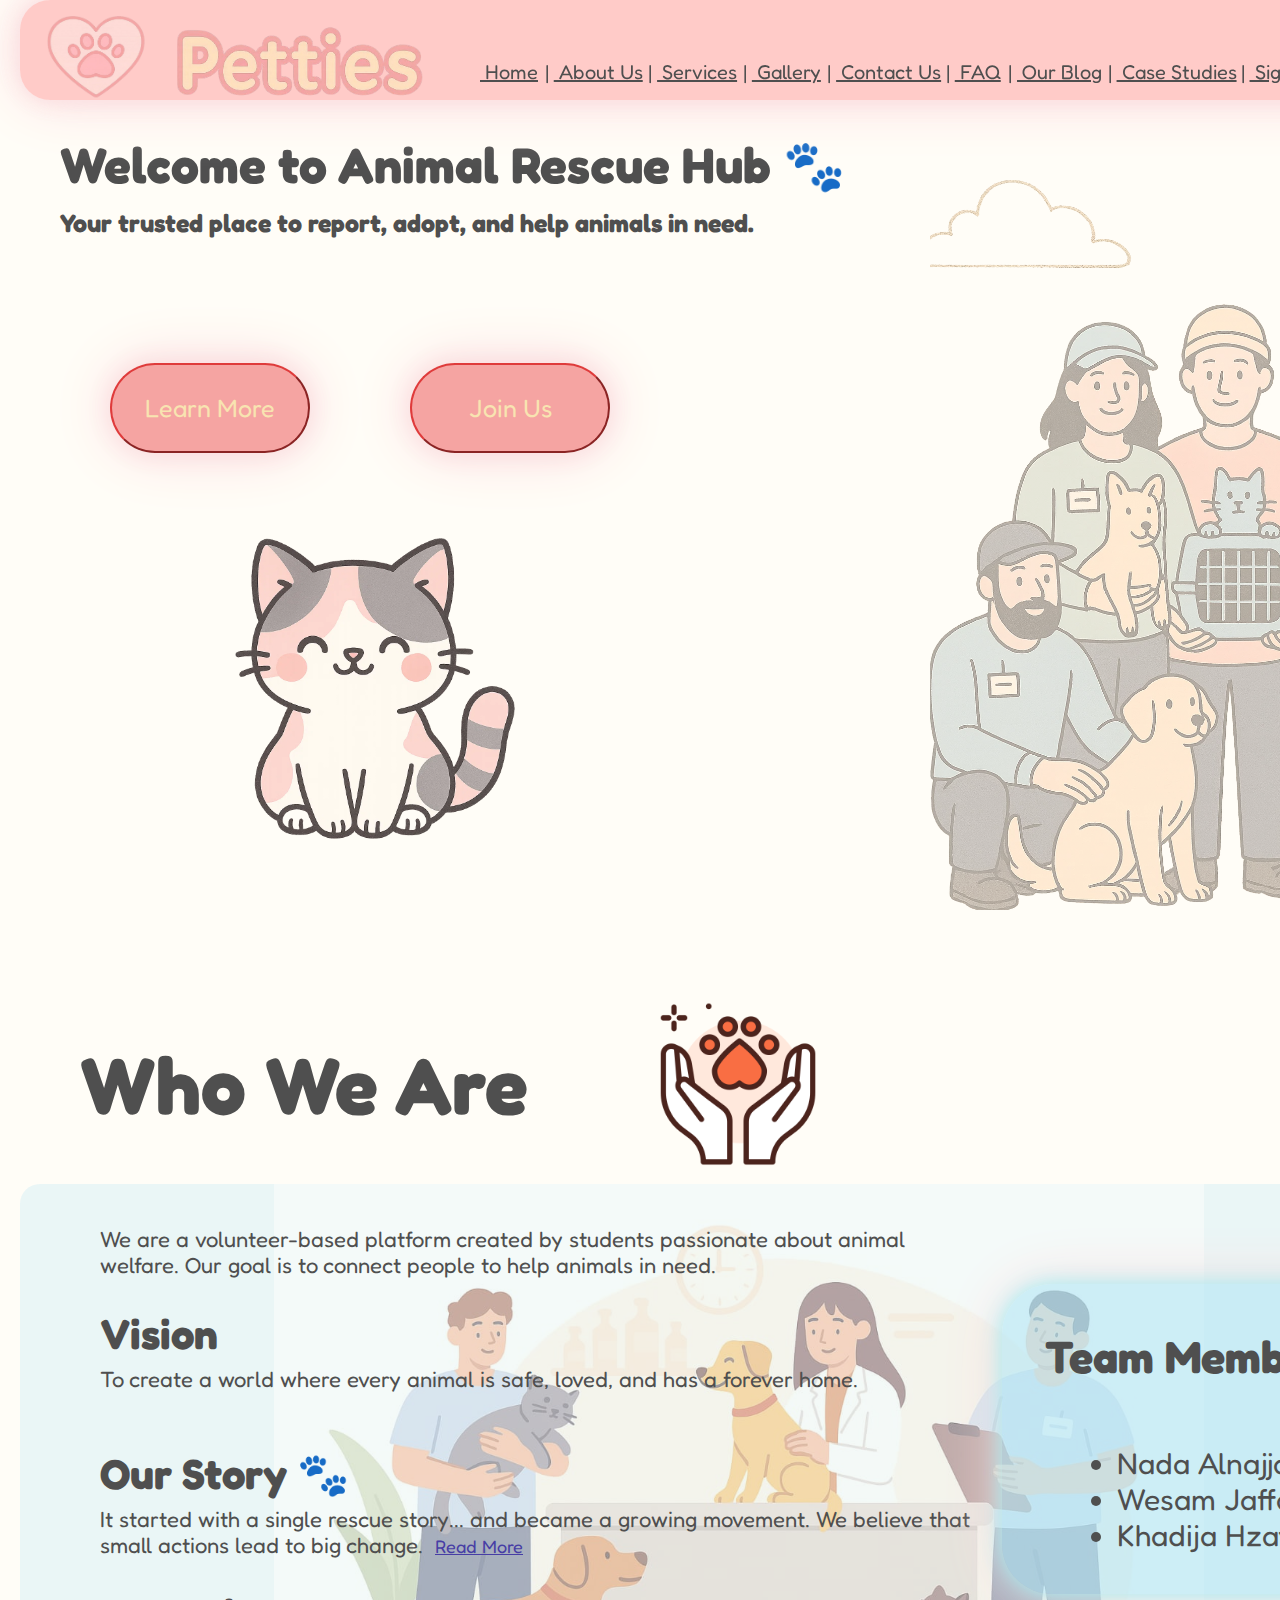
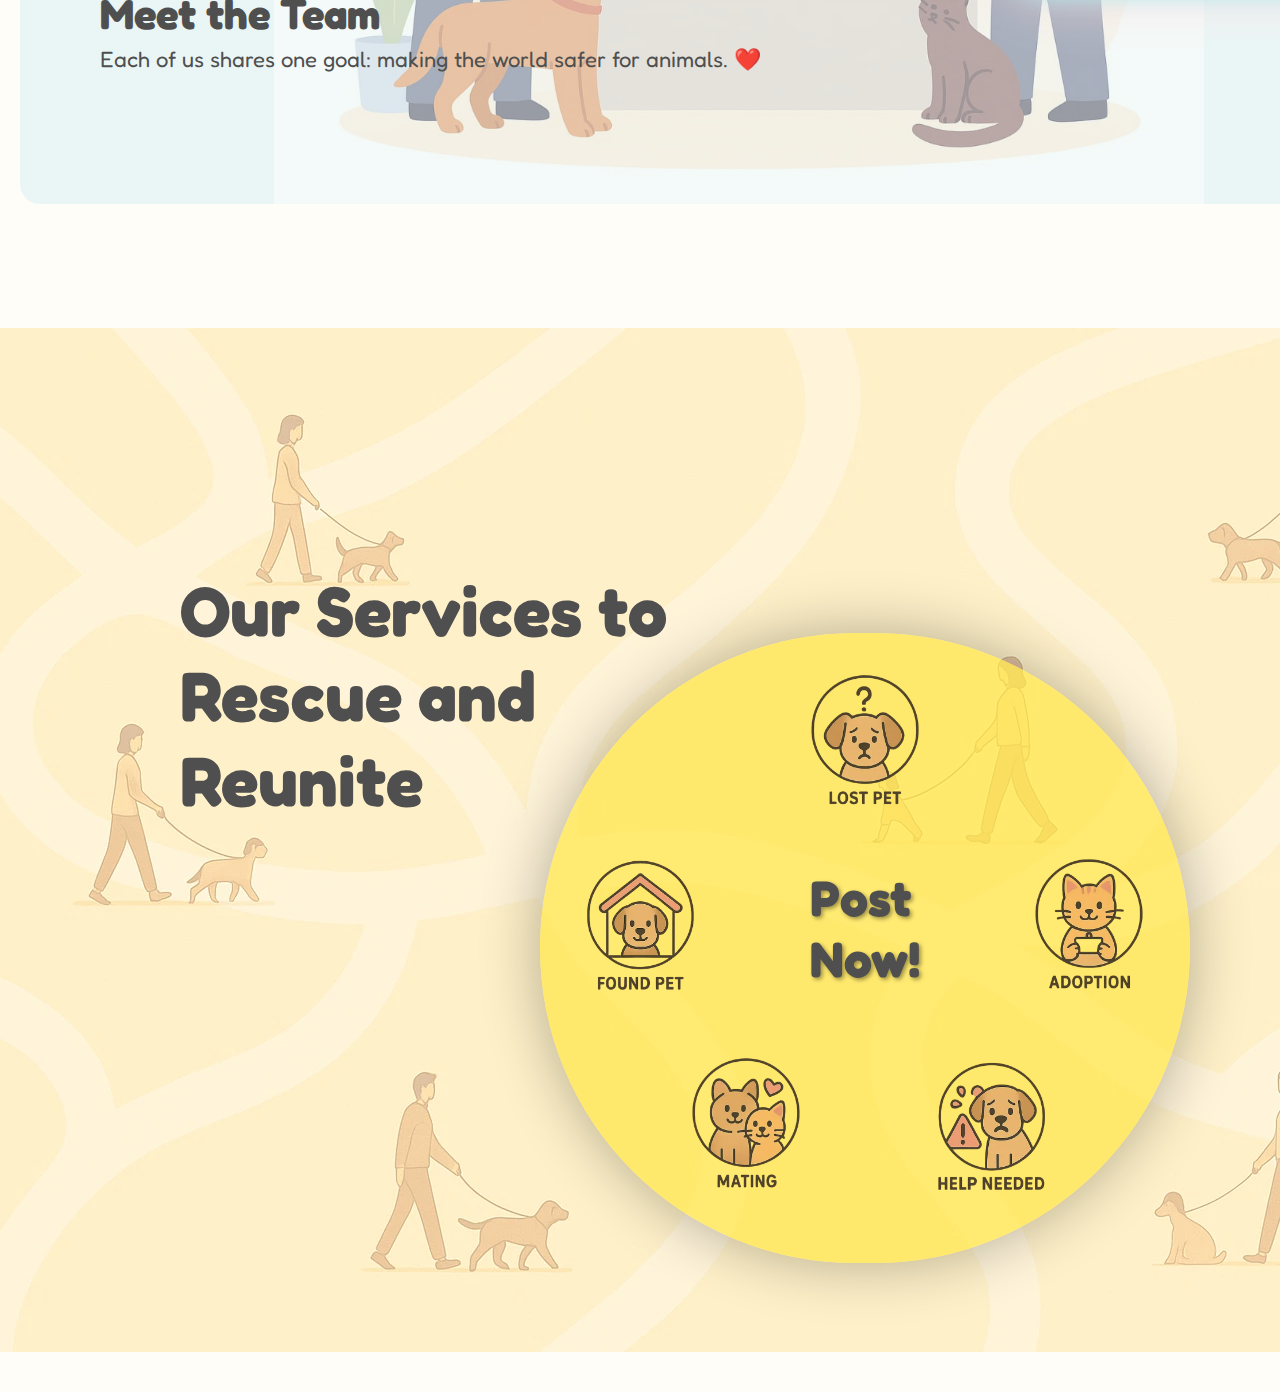
<file: index.html>
<!DOCTYPE html>
<html lang="en">
  <head>
    <meta charset="UTF-8" />
    <meta name="viewport" content="width=device-width, initial-scale=1.0" />
    <title>Petties</title>
    <link rel="stylesheet" href="style.css" />
    <link
      rel="stylesheet"
      href="https://fonts.googleapis.com/css2?family=Fredoka:wght@600&display=swap"
    />
    <link rel="icon" type="image/png" sizes="16x16" href="Images/Favicon.png" />
    <script src="script.js"></script>
  </head>
  <body id="index-body">
    <!--HOME SECTION-->
    <!--LOGO-->
    <div id="container1">
      <div id="logo-container">
        <img id="favicon-img" src="Images/Favicon.png" alt="PetPaw Logo" />
        <img id="petties-logo" src="Images/Logo(text).png" alt="Petties Logo" />
      </div>  
      <!--HOME LINKS-->

      <div id="home-links-container" class="capitalize">
        <a href="#home" class="home-a"
          >&nbsp;<span class="underline"> home </span>&nbsp;</a
        >|

        <a href="#about-us" class="home-a"
          >&nbsp;<span class="underline"> about us </span>&nbsp;</a
        >
        |

        <a href="#services" class="home-a"
          >&nbsp;<span class="underline"> services </span>&nbsp;</a
        >
        |

        <a href="gallery.html" class="home-a"
          >&nbsp;<span class="underline"> gallery </span>&nbsp;</a
        >
        |

        <a href="contact_us.html" class="home-a"
          >&nbsp;<span class="underline"> contact us </span>&nbsp;</a
        >
        |

        <a href="FAQ.html" class="home-a"
          >&nbsp;<span class="underline"> FAQ </span>&nbsp;</a
        >
        |

        <a href="blog.html" class="home-a"
          >&nbsp;<span class="underline"> our blog </span>&nbsp;</a
        >
        |
        <a href="case_studies.html" class="home-a"
          >&nbsp;<span class="underline"> case studies </span>&nbsp;</a
        >

        |

        <a href="sign_in.html" class="home-a"
          >&nbsp;<span class="underline"> sign in </span>&nbsp;</a
        >
        |

        <a class="home-a" onclick="logout()"
          >&nbsp;<span class="underline"> log out </span>&nbsp;</a
        >
      </div>
    </div>

    <section id="home">
      <br />
      <br />
      <br />

      <div id="container2">
        <!--HOME TITLE and TEXT-->

        <div id="home-title-text-container">
          <h1 id="myh1">Welcome to Animal Rescue Hub 🐾</h1>
          <h3>
            Your trusted place to report, adopt, and help animals in need.
          </h3>

          <!--Buttons CONTAINER-->

          <div id="buttons-container">
            <a href="#about-us"><button>Learn More</button></a>
            <a target="_blank" href="sign_in.html"><button>Join Us</button></a>
          </div>

          <!--CUTE CAT IMAGE-->
          <img
            src="Images/Home_Page/cute_cat.webp"
            alt=""
            width="500px"
            height="500px"
          />
        </div>

        <!--HERO SECTION IMAGE CONTAINER-->
      </div>
      <div id="hero-section-container"></div>
      <!--FOOTER-->
      <!--    <div id="home-footer">petties2025@hotmail.com</div>        -->
      <div id="home-footer"></div>
    </section>

    <!--ABOUT US SECTION-->
    <section id="about-us">
      <!--About Us HEADER-->
      <div id="about-us-header">
        <h1 class="capitalize">who we are</h1>
        <img
          id="paw-in-hands-img"
          src="Images/About_Us_Page/Pet_Care.png"
          alt="Pet Care Image"
        />
      </div>

      <div id="blue-bg-div">
        <div id="about-us-text-container">
          <p>
            We are a volunteer-based platform created by students passionate
            about animal welfare. Our goal is to connect people to help animals
            in need.
          </p>
          <h2>Vision</h2>
          <p>
            To create a world where every animal is safe, loved, and has a
            forever home.
          </p>
          <h2>Our Story 🐾</h2>
          <p>
            It started with a single rescue story... and became a growing
            movement. We believe that small actions lead to big change.
            <!--READ MORE BBUTTON -->

            <button onclick="openModal()" id="story-read-more-btn">
              Read More
            </button>
          </p>
          <h2>Meet the Team</h2>
          <p>
            Each of us shares one goal: making the world safer for animals. ❤️
          </p>

          <!--   OPENNING THE MODAL  -->

          <!--  CREATE THE MODAL  -->
        </div>

        <!--TEAM MEMBERS DIV-->
        <div id="team-members-div">
          <h3 class="capitalize">team members:</h3>
          <ul>
            <li class="capitalize">nada alnajjar</li>
            <li class="capitalize">wesam jaffal</li>
            <li class="capitalize">khadija hzayen</li>
          </ul>
        </div>
      </div>

      <!--STORY MODAL-->

      <div id="story-modal" class="modal">
        <div class="modal-contant">
          <span class="close" onclick="closeModal()">&times;</span>

          <h2>My Story</h2>

          <p>
            One day, in the backyard of our house, a cat gave birth to two
            kittens. The mother cat took one of them and, sadly, left the other
            behind. The little kitten kept meowing all night long. The next
            morning, I saw her still alone, and since the mother didn’t come
            back, I decided to take her in. I bought special milk for kittens,
            cleaned her gently, and took care of her with great care and love. I
            also took her to the vet, who gave me some advice on how to raise a
            newborn kitten without a mother. For five days, I stayed by her
            side, feeding her, watching over her, and hoping she would grow
            stronger. But on the fifth day, she suddenly stopped drinking milk.
            No matter how hard I tried, she wouldn’t feed. By dawn, her energy
            was gone, and she looked very weak. I was terrified and rushed her
            to the clinic while crying, heartbroken and scared for her life. The
            vet told me that her chances of survival were very slim, but gave
            her some vitamins and pain relief. Unfortunately, just half an hour
            after we got home, she passed away. I was deeply saddened by her
            loss, and after that experience, I grew even more attached to
            animals. So when I was asked to come up with an idea for a
            university project, this memory came back to me — and I thought: Why
            not create a website that helps animals and pet owners? And that’s
            how the idea for our project was born. 🐾 ❤️
          </p>
        </div>
      </div>
    </section>

    <!--Services Section-->

    <section id="services">
      <div id="services-container">
        <div id="services-title-container">
          <h1>
            Our Services to <br />
            Rescue and <br />
            Reunite
          </h1>
        </div>

        <div id="round-container">
          <div id="icons-container1">
            <a href="lost_pet.html" target="_blank">
              <img
                src="Images/Services/Features_Icons/Links_Icon1.png"
                alt=""
                class="icons"
              />
            </a>
          </div>

          <div id="icons-container2">
            <a href="found_pet.html" target="_blank">
              <img
                src="Images/Services/Features_Icons/Links_Icon2.png"
                alt=""
                class="icons"
              />
            </a>
            <h1 class="capitalize">post now!</h1>
            <a href="adoption.html" target="_blank">
              <img
                src="Images/Services/Features_Icons/Links_Icon3.png"
                alt=""
                class="icons"
              />
            </a>
          </div>

          <div id="icons-container3">
            <a href="mating.html" target="_blank">
              <img
                src="Images/Services/Features_Icons/Links_Icon4.png"
                alt=""
                class="icons"
              />
            </a>
            <a href="animal_in_danger.html" target="_blank">
              <img
                src="Images/Services/Features_Icons/Links_Icon5.png"
                alt=""
                class="icons"
              />
            </a>
          </div>
        </div>
      </div>
    </section>
  </body>
</html>
</file>
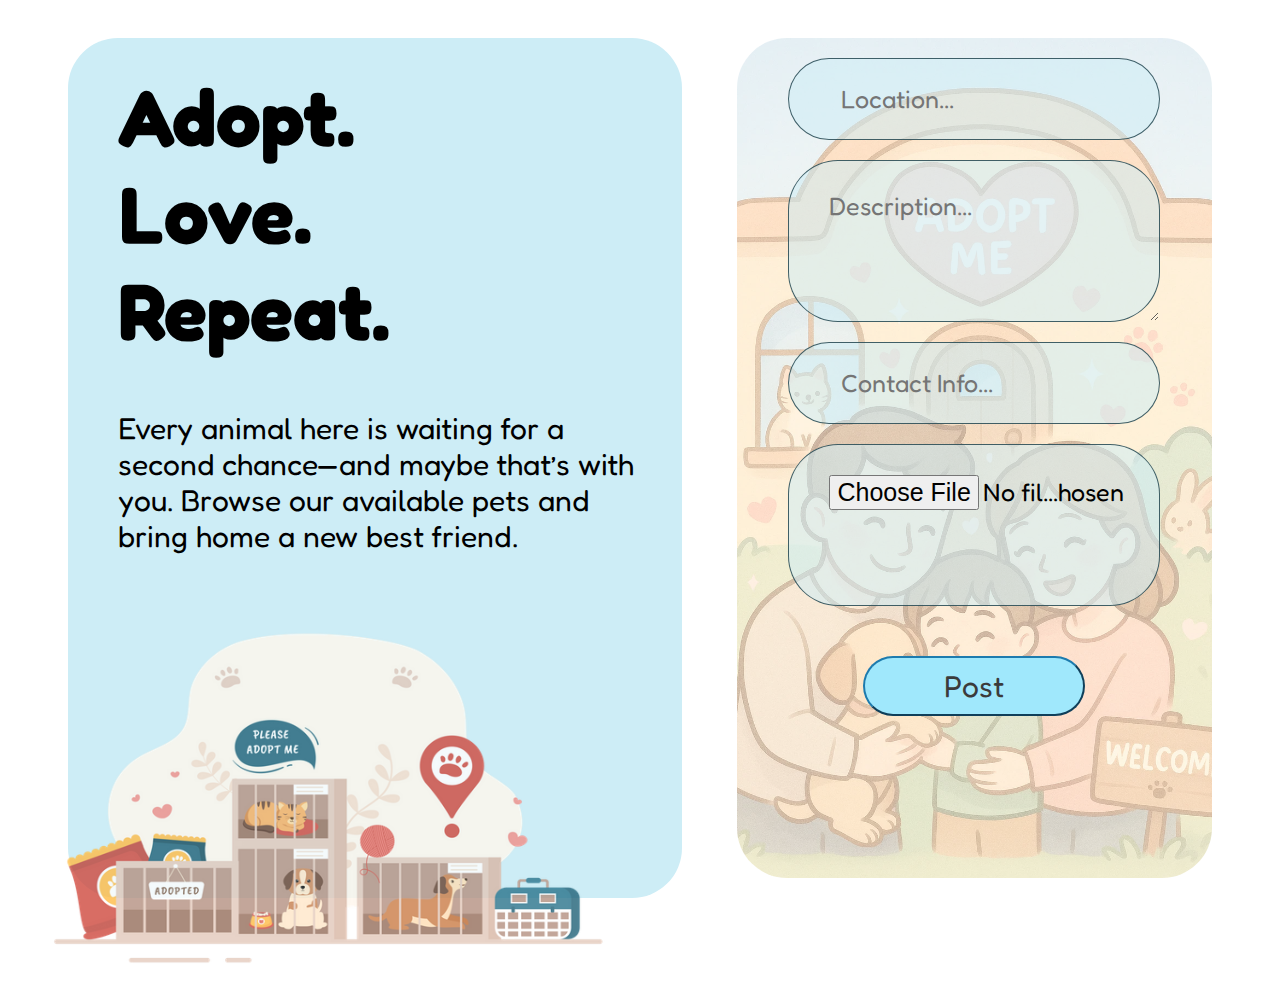
<file: adoption.html>
<!DOCTYPE html>
<html lang="en">
<head>
    <meta charset="UTF-8">
    <meta name="viewport" content="width=device-width, initial-scale=1.0">
    <title>adoption</title>
    <link rel="stylesheet" href="style.css">
    <link rel="stylesheet" href="https://fonts.googleapis.com/css2?family=Fredoka:wght@600&display=swap">
    <link rel="icon" type="image/png" sizes="16x16" href="Images/Favicon.png">
    <script src="script.js"></script>
</head>
<body class="post-body"> 


    <form class="post-form" enctype="multipart/form-data"  >
      <div class="post-big-container">
        <div class="post-text-bg blue-bg">
          <h1>Adopt.<br />Love.<br />Repeat.</h1>

          <p><br>
            Every animal here is waiting for a   <br />
            second chance—and maybe that’s with  <br />
            you. Browse our available pets and <br>
            bring home a new best friend.
          </p>
        </div>
        <!--POST FORM-->
        <div id="post4-form"  >
            <input name="Location" class="inputs short-inputs blue-bg-inputs" type="text" id="danger-post-contact-info" placeholder="&nbsp; Location...">
            <textarea name="Description" class="inputs long-inputs blue-bg-inputs" id="post-description" placeholder="Description..."></textarea>
            <input name="Contact-info" class="inputs short-inputs blue-bg-inputs" type="text" id="danger-post-contact-info" placeholder="&nbsp; Contact Info...">
            <input name="Pet-img" class="inputs long-inputs blue-bg-inputs" type="file" id="pet-img" accept="image/*">
            <button class="post-button blue-button" type="submit">Post</button>
        </div>

       
      </div>
    </form>

     <!--IMAGE AND NOTE DIV-->

        <div id="adoption-post-footer">
            <img src="Images/Adoption_Page/Adopt_Me(png).webp" alt="">
            
        </div>
  </body>
</html>
</file>
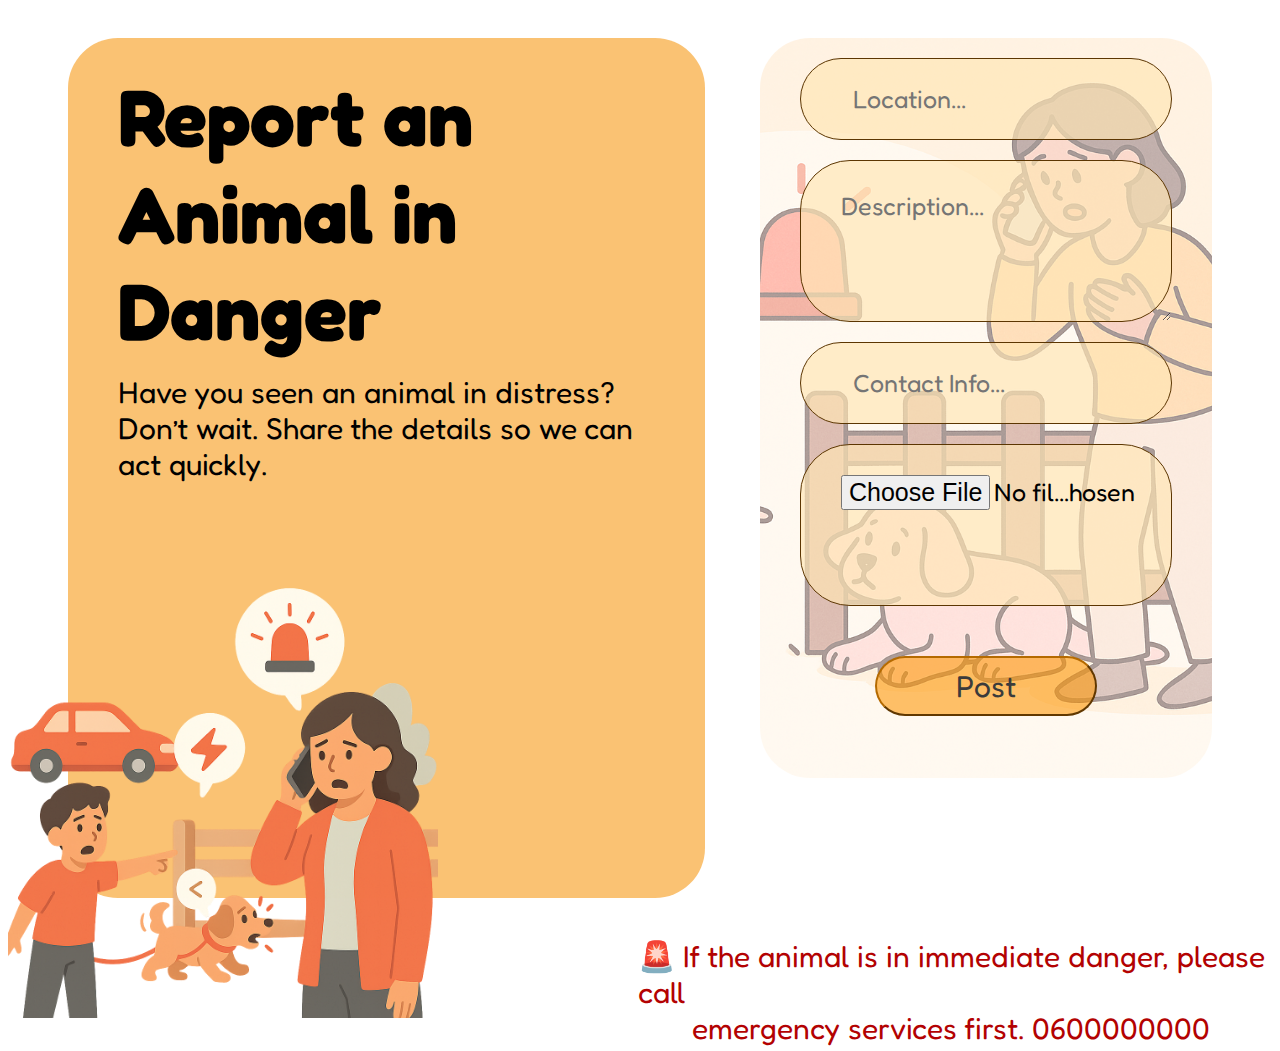
<file: animal_in_danger.html>
<!DOCTYPE html>
<html lang="en">
  <head>
    <meta charset="UTF-8" />
    <meta name="viewport" content="width=device-width, initial-scale=1.0" />
    <title>Animal In Danger</title>
    <link
      rel="stylesheet"
      href="https://fonts.googleapis.com/css2?family=Fredoka:wght@600&display=swap"
    />
    <link rel="stylesheet" href="style.css" />
    <link rel="icon" type="image/png" sizes="16x16" href="Images/Favicon.png">
    <script src="script.js"></script>
  </head>
  <body class="post-body"> 



    <form class="post-form" enctype="multipart/form-data"  >
      <div class="post-big-container">
        <div class="post-text-bg orange-bg">
          <h1>Report an<br />Animal in<br />Danger</h1>

          <p>
            Have you seen an animal in distress? <br />
            Don’t wait. Share the details so we can <br />
            act quickly.
          </p>
        </div>
        <!--POST FORM-->
        <div id="post1-form" >
            
            <input name="Location" class="inputs short-inputs orange-bg-inputs" type="text" id="danger-post-contact-info" placeholder="&nbsp; Location...">
            
            <textarea name="Description" class="inputs long-inputs orange-bg-inputs" id="post-description" placeholder="Description..."></textarea>
            
            <input name="Contact-info" class="inputs short-inputs orange-bg-inputs" type="text" id="danger-post-contact-info" placeholder="&nbsp; Contact Info...">
            
            <input name="Pet-img" class="inputs long-inputs orange-bg-inputs" type="file" class="pet-img" accept="image/*" >
            
            <button class="post-button orange-button" type="submit">Post</button>
        </div>

       
      </div>
    </form>

     <!--IMAGE AND NOTE DIV-->

        <div id="danger-post-footer">
            <img src="Images\Animal_in_Danger_Page\Dog_in_Danger.png" alt="">
            <p>
                🚨 If the animal is in immediate danger, please call <br> &emsp; &nbsp; emergency services first.  0600000000
            </p>
        </div>
  </body>
</html>
</file>
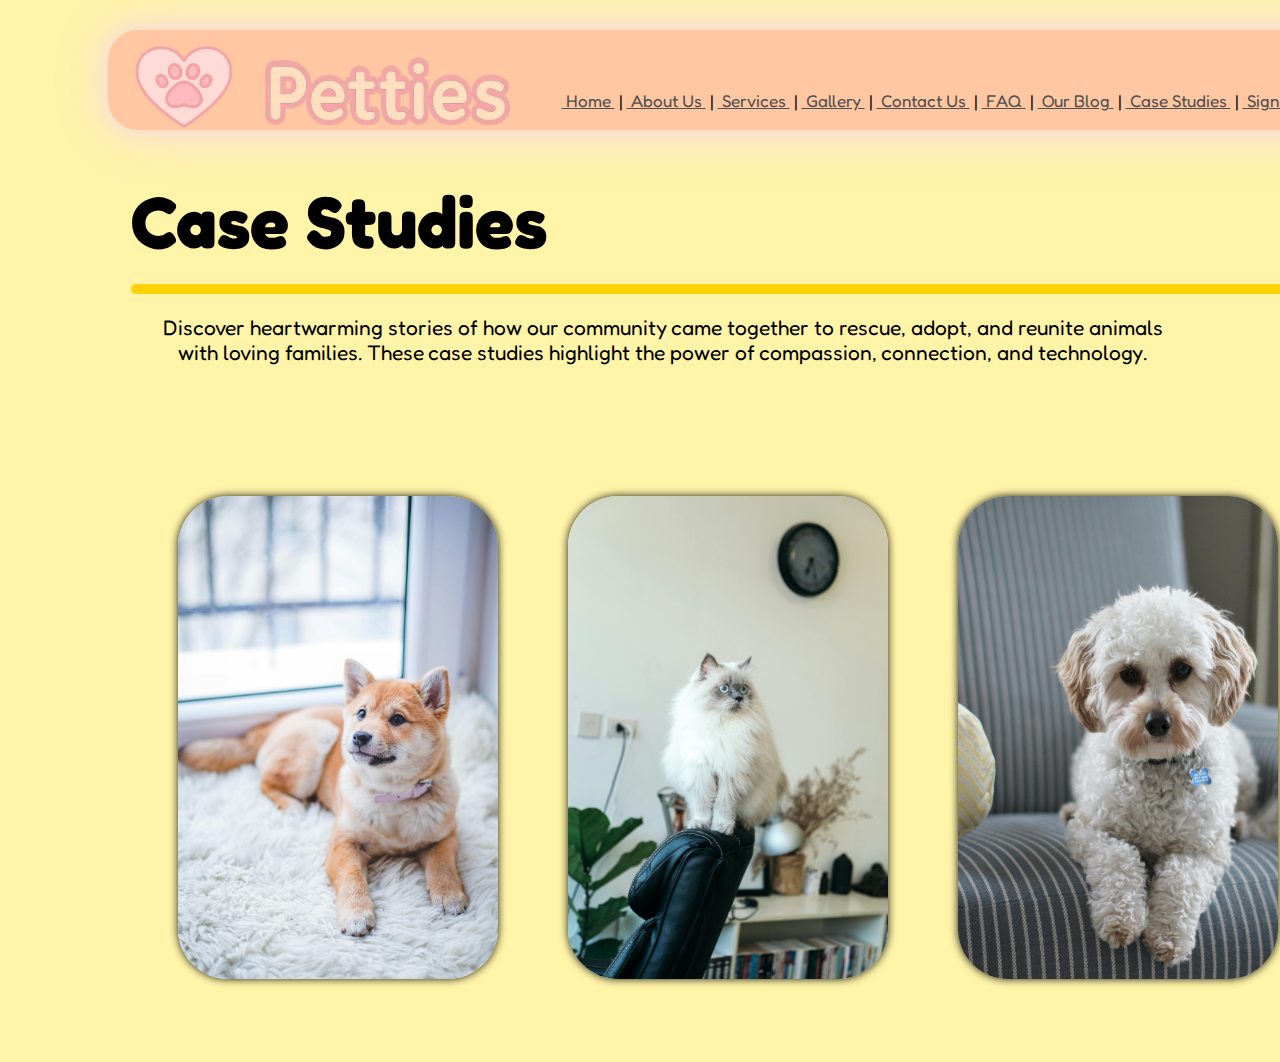
<file: case_studies.html>
<!DOCTYPE html>
<html lang="en">
<head>
    <meta charset="UTF-8">
    <meta name="viewport" content="width=device-width, initial-scale=1.0">
    <title>Case Studies</title>
    <link rel="stylesheet" href="https://fonts.googleapis.com/css2?family=Fredoka:wght@600&display=swap">
    <link rel="icon" type="image/png" sizes="16x16" href="Images/Favicon.png" />
    <script src="script.js"></script>
   
    <style>


  /*--------------------   Nav Bar     -----------------------*/
        #favicon-img {
  width: 115px;
  height: 100px;
  margin-left: 20px;
}

#petties-logo {
  width: 310px;
  height: 95px;
  margin-left: -10px;
  margin-top: 70px;
  margin-bottom: 30px;


}

#logo-container {
  flex-direction: row;
  justify-content: center;
  align-items: center;
  width: 600px;
  float: left;
    display: flex;
  
}

.home-a {
  text-decoration: none;
  color: #4f4f4f;
  height: 28px;
  transition: all 0.3s ease-in-out;
  cursor: pointer;
}

#home-links-container {
  font-size: 17px;
  justify-content: center;
  margin-top: 60px;
  
  width: 1400px;
  margin-right: 50px;
  display: flex;
}

.capitalize {
  text-transform: capitalize;
}

.underline {
  text-decoration: underline;
  
}

#container1 {
    position: relative;
    box-shadow: 0 0 25px #fadadd, 0 0 60px #fadadd;
  background-color: #ff9d9d85;
  border-radius: 30px;
  width: 1340px; 
  height:100px;
  z-index: 1000;
  margin-left:100px ;
  display: flex;
  margin-bottom: -50px;
  margin-top: 30px;
  
}

#home-links-container a:hover{
background-color: #fdfafb32;
border-radius: 50px;
box-shadow: 0 0 25px #f2031b59, 0 0 60px #fadadd;
font-size: 110%;
text-align: center;
}

        /*------------------------------------------------------------------*/
         body {
            font-family: 'Fredoka', sans-serif;
            background-color: #FFE64275;
            width: 1440px;
            height: 1024px;
           
            
        }
        
       
       #textDiv h1{
            font-size: 73px;
            margin-top: 97px;
            margin-left: 123px ;
        }
       
        hr{
             border: none;
    height: 10px;
    background-color: #FFD207;
    width: 100%; 
    margin-left: 123px;
    margin-top: -30px;
    border-radius: 5px; 

        }
        #textDiv p{
            font-size: 21px;
            margin-left: 155px;
           
        }
        .Boxes {
            
            display: flex;
            flex-direction: row;
            position: relative;
            top: 90px ;
            
        }
        .animal{     
            width: 320px;
            height: 483px;
            margin: 20px;
            border-radius: 50px;
            background-size: 331px 491px;      
            background-repeat: no-repeat;
            position: relative;
            left:150px ;
            margin-right: 50px;
            box-shadow: 0px 0px 8px rgba(0, 0, 0, 0.9);
    
            
        } 
        .animal h1{
            margin-top: 70px ;
            font-size: 22px;
            margin-left: 15px ;
            
        }   
        .animal h2{
            margin-top: 24px ;
            font-size: 22px;
            color: #FFD207;
            margin-left: 15px ;
        }   
        .animal p{
            margin-left: 15px ;
            margin-top: -20px;
            text-indent: 6px;
            font-size: 22px;
        }   

        

        #story1{
            
            background-image: url('Images/Case_Studies/Luna.jpg');
        }
        #story2{
            background-image: url('Images/Case_Studies/Milo.jpg');
        }
        #story3{
            background-image: url('Images/Case_Studies/Bella.jpg');
        }

/**************************      CSS         for blogs transitions              *********************************/


      .animal h1,
.animal h2,
.animal p {
  opacity: 0;
  transition: opacity 0.6s ease;
}

.animal-overlay {
  position: absolute;
  top: 0;
  left: 0;
  width: 100%;
  height: 100%;
  background-color: rgba(255, 255, 255, 0);
  border-radius: 50px;
  z-index: 1;
  transition: background-color 0.6s ease;
}
.animal {
  position: relative;
  overflow: hidden;
}
.animal .text-content {
  position: relative;
  z-index: 2;
}




    </style>
</head>
<body>


    <!--###################################   Nav Bar   #######################################---->
<div id="container1" >
        <div id="logo-container">
          <img id="favicon-img" src="Images/Favicon.png" alt="PetPaw Logo" />
          <img
            id="petties-logo"
            src="Images/Logo(text).png"
            alt="Petties Logo"
          />
        </div>
        <!--HOME LINKS-->

        <div id="home-links-container" class="capitalize">
          <a href="index.html#home" class="home-a" 
            >&nbsp;<span class="underline"> home </span>&nbsp;</a
          >|

          <a href="index.html#about-us" class="home-a"
            >&nbsp;<span class="underline"> about us </span>&nbsp;</a
          >
          |

          <a href="index.html#services" class="home-a"
            >&nbsp;<span class="underline"> services </span>&nbsp;</a
          >
          |

          <a href="gallery.html" class="home-a"
            >&nbsp;<span class="underline"> gallery </span>&nbsp;</a
          >
          |

          <a href="contact_us.html" class="home-a"
            >&nbsp;<span class="underline"> contact us </span>&nbsp;</a
          >
          |

          <a href="FAQ.html" class="home-a"
            >&nbsp;<span class="underline"> FAQ </span>&nbsp;</a
          >
          |

          <a href="blog.html" class="home-a"
            >&nbsp;<span class="underline"> our blog </span>&nbsp;</a
          >
          |
          <a href="case_studies.html" class="home-a" 
            >&nbsp;<span class="underline"> case studies </span>&nbsp;</a
          >

          |

          <a href="sign_in.html" class="home-a"
            >&nbsp;<span class="underline"> sign in </span>&nbsp;</a
          >
          |

          <a class="home-a" onclick="logout()"
            >&nbsp;<span class="underline"> log out </span>&nbsp;</a
          >
        </div>
      </div>
<!--##########################################################################---->
    <div id="textDiv">
        <h1>Case Studies</h1>
    <hr>
    <p>Discover heartwarming stories of how our community came together to rescue, adopt, and reunite animals <br>&nbsp;&nbsp;&nbsp;with loving families.
         These case studies highlight the power of compassion, connection, and technology.</p>
 
    </div>

       <div class="Boxes">
        <div class="animal" id="story1">
            <h1>🐶 Bella’s Journey to a <br>Forever Home</h1>
            <h2>Story:</h2>
            <p>Bella, a 2-year-old golden retriever, was rescued from the streets of Amman.
                 After her story was shared on our platform, she found a loving family in just 3 days.
                  Bella <br>now enjoys long walks, belly rubs, and playing with her <br>new best friend, Omar.</p>
  
        </div>
        <div class="animal" id="story2">
            <h1>🐱 Milo Reunited with His Family</h1>
            <h2>Story:</h2>
            <p>When Milo, a fluffy Persian <br>cat, went missing in Irbid, his family was heartbroken.
                 <br>Thanks to our Lost & Found <br>page, a kind neighbor saw the post and contacted the <br> family.
                  Milo was back home <br>within 24 hours.</p>
  
        </div>
        <div class="animal" id="story3">
            <h1>🐕 From Danger to Safety – Luna’s Rescue</h1>
            <h2>Story:</h2>
            <p>Luna, a stray puppy injured near a highway, was reported by a user through our Rescue Post.
                 Volunteers acted quickly to get her medical help.
                  Now healthy and playful, Luna is awaiting adoption into a forever home.</p>
        </div>
    </div>




<!--/**************************      JavaScript         for blogs transitions              *********************************/-->
    <script>
  document.addEventListener('DOMContentLoaded', function () {
    const animals = document.querySelectorAll('.animal');

    animals.forEach(animal => {
      // Add overlay div
      const overlay = document.createElement('div');
      overlay.classList.add('animal-overlay');
      animal.appendChild(overlay);

      // Wrap all text inside a container to raise z-index
      const textElements = Array.from(animal.children).filter(el =>
        ['H1', 'H2', 'P'].includes(el.tagName)
      );

      const textWrapper = document.createElement('div');
      textWrapper.classList.add('text-content');
      textElements.forEach(el => textWrapper.appendChild(el));
      animal.appendChild(textWrapper);
                                      
      // Hover behavior
      animal.addEventListener('mouseenter', () => {
        overlay.style.backgroundColor = 'rgba(255, 255, 255, 0.5)';
        textWrapper.querySelectorAll('h1, h2, p').forEach(el => {
          el.style.opacity = '1';
        });
      });

      animal.addEventListener('mouseleave', () => {
        overlay.style.backgroundColor = 'rgba(255, 255, 255, 0)';
        textWrapper.querySelectorAll('h1, h2, p').forEach(el => {
          el.style.opacity = '0';
        });
      });
    });
  });
</script>

</body>



</html>
</file>
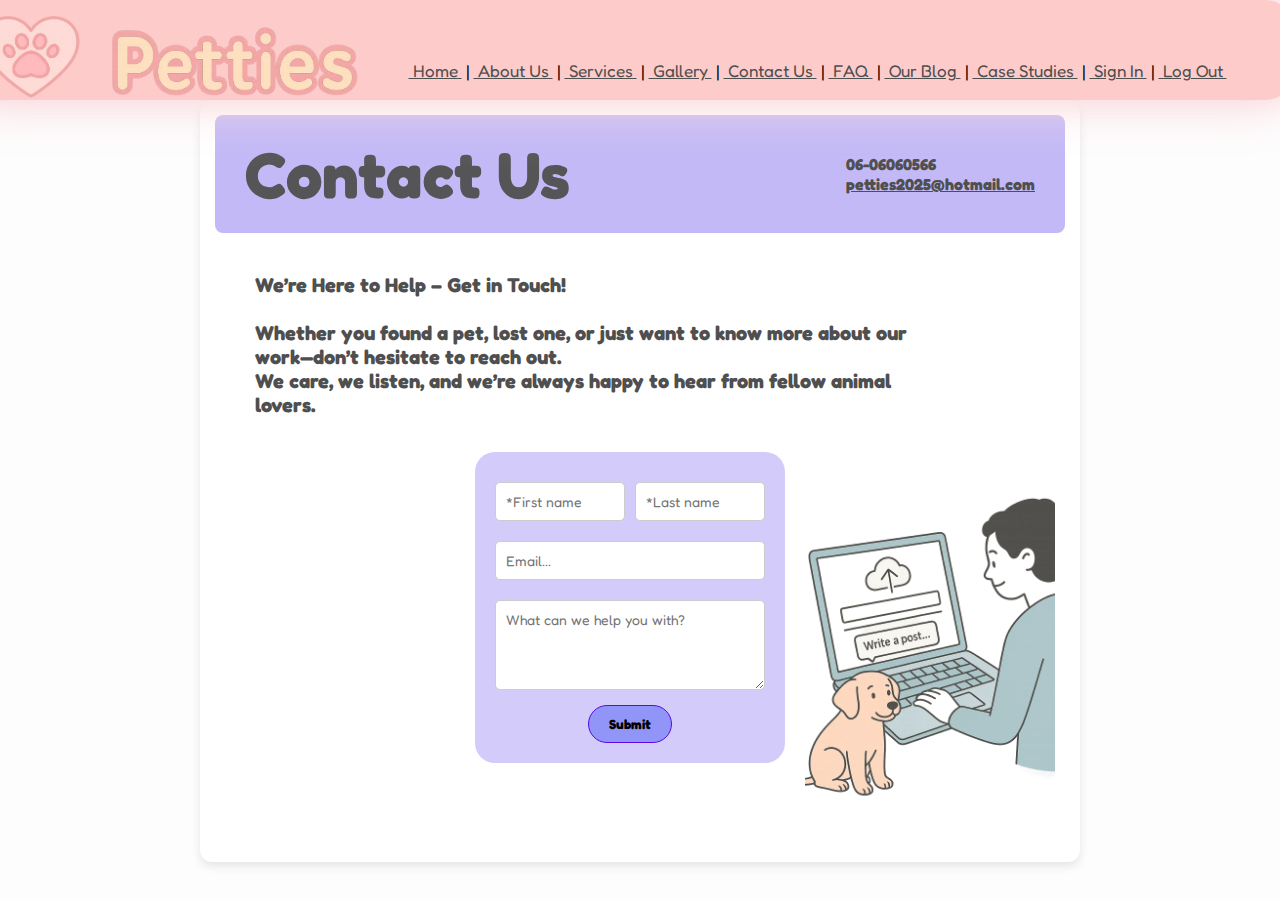
<file: contact_us.html>
<!DOCTYPE html>
<html lang="en">

<head>
    <meta charset="UTF-8" />
    <meta name="viewport" content="width=device-width, initial-scale=1.0" />
    <title>Contact Us</title>
    <link href="https://fonts.googleapis.com/css2?family=Fredoka:wght@600&display=swap" rel="stylesheet">
     <link rel="icon" type="image/png" sizes="16x16" href="Images/Favicon.png" />
     <script src="script.js"></script>
    <style>


/*--------------------   Nav Bar     -----------------------*/
        #favicon-img {
  width: 115px;
  height: 100px;
  margin-left: 20px;
}

#petties-logo {
  width: 310px;
  height: 95px;
  margin-left: -10px;
  margin-top: 70px;
  margin-bottom: 30px;


}

#logo-container {
  flex-direction: row;
  justify-content: center;
  align-items: center;
  width: 600px;
  float: left;
    display: flex;
  
}

.home-a {
  text-decoration: none;
  color: #4f4f4f;
  height: 28px;
  transition: all 0.3s ease-in-out;
  cursor: pointer;
}

#home-links-container {
  font-size: 17px;
  justify-content: center;
  margin-top: 60px;
  
  width: 1400px;
  margin-right: 50px;
  display: flex;
}

.capitalize {
  text-transform: capitalize;
}

.underline {
  text-decoration: underline;
  
}

#container1 {
    position: relative;
    box-shadow: 0 0 25px #fadadd, 0 0 60px #fadadd;
  background-color: #ff9d9d85;
  border-radius: 30px;
  width: 1340px; 
  height:100px;
  z-index: 1000;
  margin-left:-30px ;
  display: flex;
  margin-bottom: -50px;
  
}
#home-links-container a:hover{
background-color: #fdfafb32;
border-radius: 50px;
box-shadow: 0 0 25px #f2031b59, 0 0 60px #fadadd;
font-size: 110%;
text-align: center;

}

        /*------------------------------------------------------------------*/
        body {
            margin: 0;
            font-family: 'Fredoka', sans-serif;
            background-color: #fdfdfd;
            display: flex;
            justify-content: center;
            align-items: center;
            flex-direction: column;
            
        }

        .container {
            margin-top: 50px;
            width: 850px;
            background-color: white;
            padding: 15px;
            border-radius: 12px;
            box-shadow: 0 4px 10px rgba(0, 0, 0, 0.1);
        }

        .header {
            background-color: #c3b9f7;
            display: flex;
            justify-content: space-between;
            align-items: center;
            padding: 20px 30px;
            border-radius: 8px;
        }

        .header h1 {
            font-size: 65px;
            margin: 0;
            color: #4f4f4ff4;
            
        }

        .contact-info a {
            text-align: center;
            color: #4F4F4F;
            text-decoration: none;

        }

        .contact-info p {
            margin: 0;
            font-weight: bold;
            font-size: 16px;
            color: #333;
        }

        .content {
            padding: 20px 10px;
            font-weight: bold;
            color: #4F4F4F;
            font-size: 20px;
        }

        .content h2 {
            font-size: 24px;
            color: #333;
            margin-bottom: 10px;

        }

        .content p {
            
            font-size: 16px;
            color: #444;
            line-height: 1.6;
            
        }
        .content pre {
            
            font-family: 'Fredoka', sans-serif;
            margin-left: 30px;
            
        }

        .form-section {
            display: flex;
            align-items: flex-start;
            gap: 20px;
            margin-top: 30px;
        }

        .form-box {
            background-color: #d3ccfa;
            padding: 20px;
            border-radius: 20px;
            width: 100%;
            max-width: 350px;
            margin-left: 250px;
            margin-top: 5px;
            
            /* ⬅ هذه اللي بتحركه شوي لليمين */
        }

        .form-box input,
        .form-box textarea {
            width: 100%;
            padding: 10px;
            margin: 10px 0;
            font-size: 14px;
            border-radius: 5px;
            border: 1px solid #ccc;
            box-sizing: border-box;
            font-family: 'Fredoka', sans-serif;
        }

        .form-row {
            display: flex;
            gap: 10px;
        }

        .form-box button {
            background-color: #767ff7b5;
            color: black;
            border: 1px  solid rgb(87, 11, 229);
            padding: 10px 20px;
            border-radius: 20px;
            font-weight: bold;
            cursor: pointer;
            display: block;
            margin: 0 auto;
            cursor: pointer;
            font-family: 'Fredoka', sans-serif;
            transition: all 0.3s ease-in-out;
        }
        .form-box button:hover {
            background-color: #494e9cb5;
           box-shadow: 0px 4px 8px rgpa(0,0,0,0.2);
            padding: 12px 24px;
           
           

        }

        .illustration img {
            width: 250px;
            height: auto;
        }
    </style>
</head>

<body >
    <!--###################################   Nav Bar   #######################################---->
<div id="container1" >
        <div id="logo-container">
          <img id="favicon-img" src="Images/Favicon.png" alt="PetPaw Logo" />
          <img
            id="petties-logo"
            src="Images/Logo(text).png"
            alt="Petties Logo"
          />
        </div>
        <!--HOME LINKS-->

        <div id="home-links-container" class="capitalize">
          <a href="index.html#home" class="home-a" 
            >&nbsp;<span class="underline"> home </span>&nbsp;</a
          >|

          <a href="index.html#about-us" class="home-a"
            >&nbsp;<span class="underline"> about us </span>&nbsp;</a
          >
          |

          <a href="index.html#services" class="home-a"
            >&nbsp;<span class="underline"> services </span>&nbsp;</a
          >
          |

          <a href="gallery.html" class="home-a"
            >&nbsp;<span class="underline"> gallery </span>&nbsp;</a
          >
          |

          <a href="contact_us.html" class="home-a"
            >&nbsp;<span class="underline"> contact us </span>&nbsp;</a
          >
          |

          <a href="FAQ.html" class="home-a"
            >&nbsp;<span class="underline"> FAQ </span>&nbsp;</a
          >
          |

          <a href="blog.html" class="home-a"
            >&nbsp;<span class="underline"> our blog </span>&nbsp;</a
          >
          |
          <a href="case_studies.html" class="home-a"
            >&nbsp;<span class="underline"> case studies </span>&nbsp;</a
          >

          |

          <a href="sign_in.html" class="home-a"
            >&nbsp;<span class="underline"> sign in </span>&nbsp;</a
          >
          |

          <a class="home-a" onclick="logout()"
            >&nbsp;<span class="underline"> log out </span>&nbsp;</a
          >
        </div>
      </div>
<!--##########################################################################---->
    <div class="container">
        <div class="header">
            <h1>Contact Us</h1>
            <div class="contact-info">
                <p><a href="tel:06-06060566">06-06060566</a></p>
                <p><a href="mailto:petties2025@hotmail.com" style="text-decoration: underline;">petties2025@hotmail.com</a></p>
            </div>
        </div>

        <div class="content">
            <pre >We’re Here to Help – Get in Touch!
                
Whether you found a pet, lost one, or just want to know more about our
work—don’t hesitate to reach out.
We care, we listen, and we’re always happy to hear from fellow animal
lovers. </pre>

            <div class="form-section">
                <div class="form-box">
                    <div class="form-row"> <input type="text" placeholder="*First name" required> <input type="text"
                            placeholder="*Last name" required> </div> <input type="email" placeholder="Email..."
                        required> <textarea rows="4" placeholder="What can we help you with?"></textarea>
                         <button type="submit">Submit</button>
                </div>
                <div class="illustration"> <img src="Images/Contact_Us_Page/Dog_and_Laptop.webp" alt="Dog and Laptop">
                </div>
            </div>
        </div>
    </div>

    <script>
     
      const submitButton = document.querySelector('.form-box button');

      
      submitButton.addEventListener('click', function(event) {
        event.preventDefault(); 
        alert("Your message has been submitted!"); 
      });
    </script>
</body>

</html>
</file>
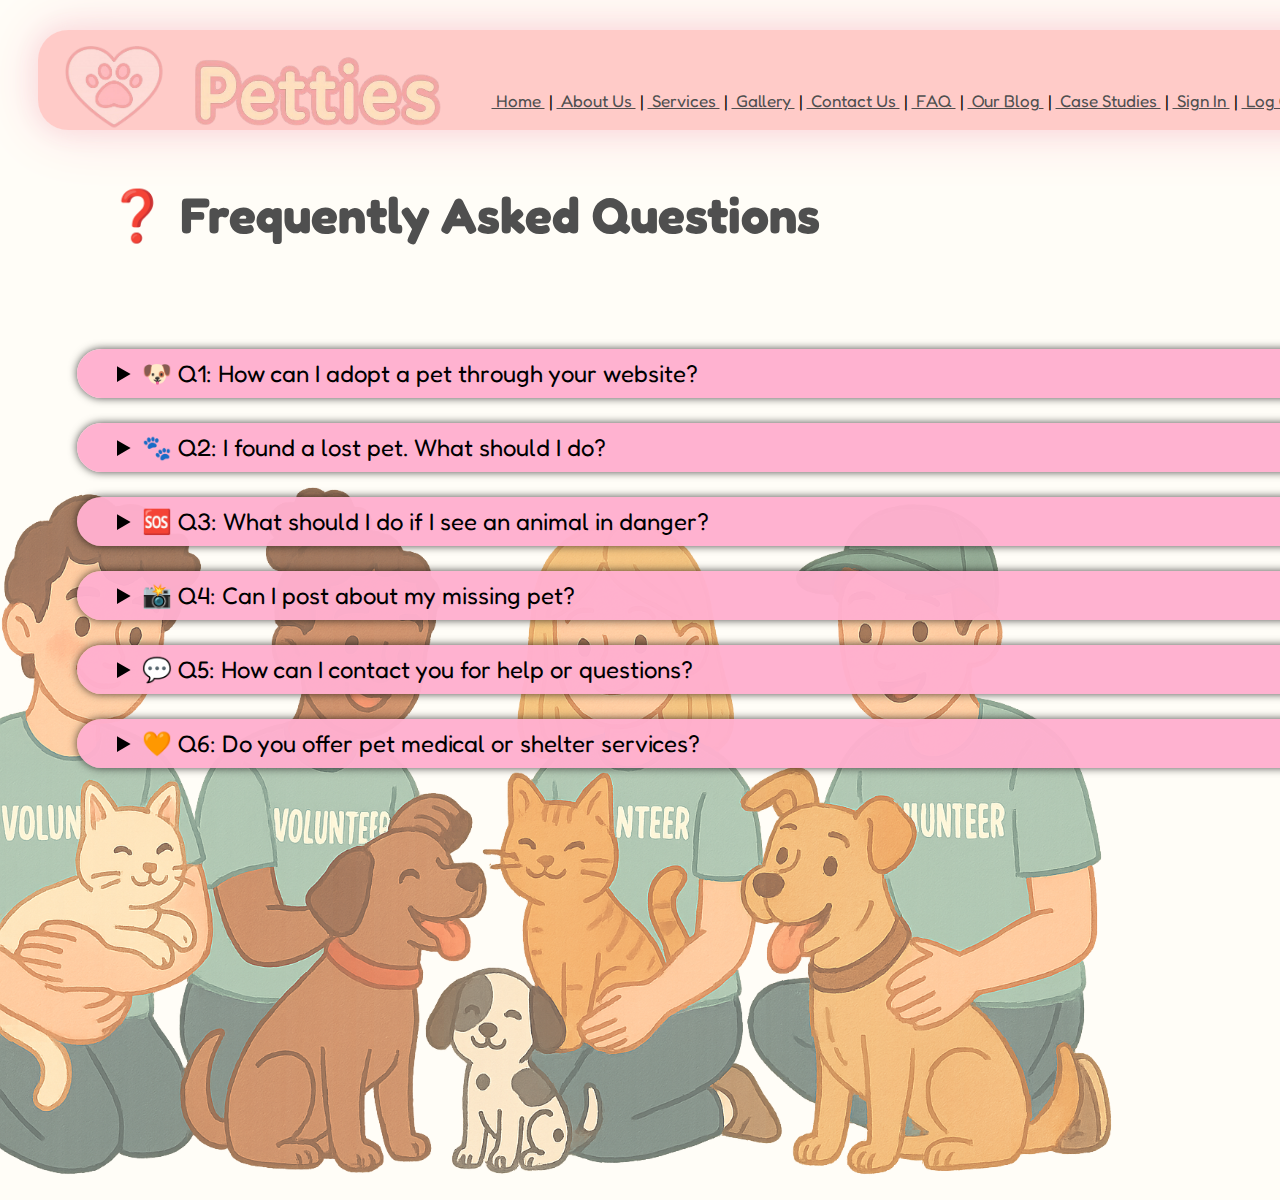
<file: FAQ.html>
<!DOCTYPE html>
<html lang="en">
  <head>
    <meta charset="UTF-8" />
    <meta name="viewport" content="width=device-width, initial-scale=1.0" />
    <link
      rel="stylesheet"
      href="https://fonts.googleapis.com/css2?family=Fredoka:wght@600&display=swap"
    />
    <link rel="icon" type="image/png" sizes="16x16" href="Images/Favicon.png" />
    <script src="script.js"></script>
    <title>FAQ</title>

    <style>
      body {
        font-family: "Fredoka", sans-serif;
        background-color: #fffdf7;
        width: 1440px;
        height: 1024px;
        z-index: 0;
      }

      body::before {
        content: "";
        position: absolute;
        top: 300px;
        left: 0;
        bottom: 0;
        width: 100%;
        height: 100%;
        background-image: url("Images/FAQ/Volunteers.png");
        background-repeat: no-repeat;
        background-size: 1122px 748px;
        background-position: bottom left;
        opacity: 0.7;
        z-index: -1;
      }

      div {
        border-radius: 50px;
      }
      h1 {
        font-size: 50px;
        position: relative;
        top: 120px;
        left: 98px;
        color: #4f4f4f;
      }
      details {
        background-color: #ffafcef6;
        width: 1300px;
        position: relative;
        top: 226px;
        left: 69px;
        padding: 10px;
        padding-left: 40px;
        border-radius: 50px;
        margin-bottom: 60px;
        margin-top: -35px;
        box-shadow: 0px 0px 8px rgba(0, 0, 0, 0.7);
      }
      details:hover {
        background-color: #db2d70f2;
      }
      summary:hover {
        font-size: 27px;
      }

      summary {
        font-size: 24px;
        transition: all 0.5s ease-in-out;
      }

      /*--------------------   Nav Bar     -----------------------*/
      #favicon-img {
        width: 115px;
        height: 100px;
        margin-left: 20px;
      }

      #petties-logo {
        width: 310px;
        height: 95px;
        margin-left: -10px;
        margin-top: 70px;
        margin-bottom: 30px;
      }

      #logo-container {
        flex-direction: row;
        justify-content: center;
        align-items: center;
        width: 600px;
        float: left;
        display: flex;
      }

      .home-a {
        text-decoration: none;
        color: #4f4f4f;
        height: 28px;
        transition: all 0.3s ease-in-out;
        cursor: pointer;
      }

      #home-links-container {
        font-size: 17px;
        justify-content: center;
        margin-top: 60px;

        width: 1400px;
        margin-right: 50px;
        display: flex;
      }

      .capitalize {
        text-transform: capitalize;
      }

      .underline {
        text-decoration: underline;
      }

      #container1 {
        position: relative;
        box-shadow: 0 0 25px #fadadd, 0 0 60px #fadadd;
        background-color: #ff9d9d85;
        border-radius: 30px;
        width: 1340px;
        height: 100px;
        z-index: 1000;
        margin-left: 30px;
        display: flex;
        margin-bottom: -100px;
        margin-top: 30px;
      }

      #home-links-container a:hover {
        background-color: #fdfafb32;
        border-radius: 50px;
        box-shadow: 0 0 25px #f2031b59, 0 0 60px #fadadd;
        font-size: 110%;
        text-align: center;
      }

      /*------------------------------------------------------------------*/
    </style>
  </head>
  <body>
    <!--###################################   Nav Bar   #######################################---->
    <div id="container1">
      <div id="logo-container">
        <img id="favicon-img" src="Images/Favicon.png" alt="PetPaw Logo" />
        <img id="petties-logo" src="Images/Logo(text).png" alt="Petties Logo" />
      </div>
      <!--HOME LINKS-->

      <div id="home-links-container" class="capitalize">
        <a href="index.html#home" class="home-a"
          >&nbsp;<span class="underline"> home </span>&nbsp;</a
        >|

        <a href="index.html#about-us" class="home-a"
          >&nbsp;<span class="underline"> about us </span>&nbsp;</a
        >
        |

        <a href="index.html#services" class="home-a"
          >&nbsp;<span class="underline"> services </span>&nbsp;</a
        >
        |

        <a href="gallery.html" class="home-a"
          >&nbsp;<span class="underline"> gallery </span>&nbsp;</a
        >
        |

        <a href="contact_us.html" class="home-a"
          >&nbsp;<span class="underline"> contact us </span>&nbsp;</a
        >
        |

        <a href="FAQ.html" class="home-a"
          >&nbsp;<span class="underline"> FAQ </span>&nbsp;</a
        >
        |

        <a href="blog.html" class="home-a"
          >&nbsp;<span class="underline"> our blog </span>&nbsp;</a
        >
        |
        <a href="case_studies.html" class="home-a"
          >&nbsp;<span class="underline"> case studies </span>&nbsp;</a
        >

        |

        <a href="sign_in.html" class="home-a"
          >&nbsp;<span class="underline"> sign in </span>&nbsp;</a
        >
        |

        <a class="home-a" onclick="logout()"
          >&nbsp;<span class="underline"> log out </span>&nbsp;</a
        >
      </div>
    </div>
    <!--##########################################################################---->
    <h1>❓ Frequently Asked Questions</h1>
    <details>
      <summary>🐶 Q1: How can I adopt a pet through your website?</summary>
      <p>
        Simply visit the Adoption page, browse available pets, and click "Adopt
        Me" on the pet you're interested in. Fill out the form, and we’ll
        contact you within 48 hours.
      </p>
    </details>

    <details>
      <summary>🐾 Q2: I found a lost pet. What should I do?</summary>
      <p>
        Go to the Found Pet page, upload the pet’s photo and details, and we’ll
        help connect you with its owner.
      </p>
    </details>
    <details>
      <summary>🆘 Q3: What should I do if I see an animal in danger?</summary>
      <p>
        Please report it immediately through the Animal in Danger page. Include
        the location, photo, and description so we can take fast action.
      </p>
    </details>
    <details>
      <summary>📸 Q4: Can I post about my missing pet?</summary>
      <p>
        Yes! Go to the Lost Pet page, add your pet’s details and a recent photo.
        We’ll publish the post and help spread the word.
      </p>
    </details>
    <details>
      <summary>💬 Q5: How can I contact you for help or questions?</summary>
      <p>
        Head over to the Contact Us page and fill out the form. Our team will
        respond as soon as possible.
      </p>
    </details>
    <details>
      <summary>🧡 Q6: Do you offer pet medical or shelter services?</summary>
      <p>
        We work with local vets and shelters. If a pet needs help, we’ll connect
        you with trusted partners. Use the Animal in Danger form for urgent
        cases.
      </p>
    </details>
  </body>
</html>
</file>
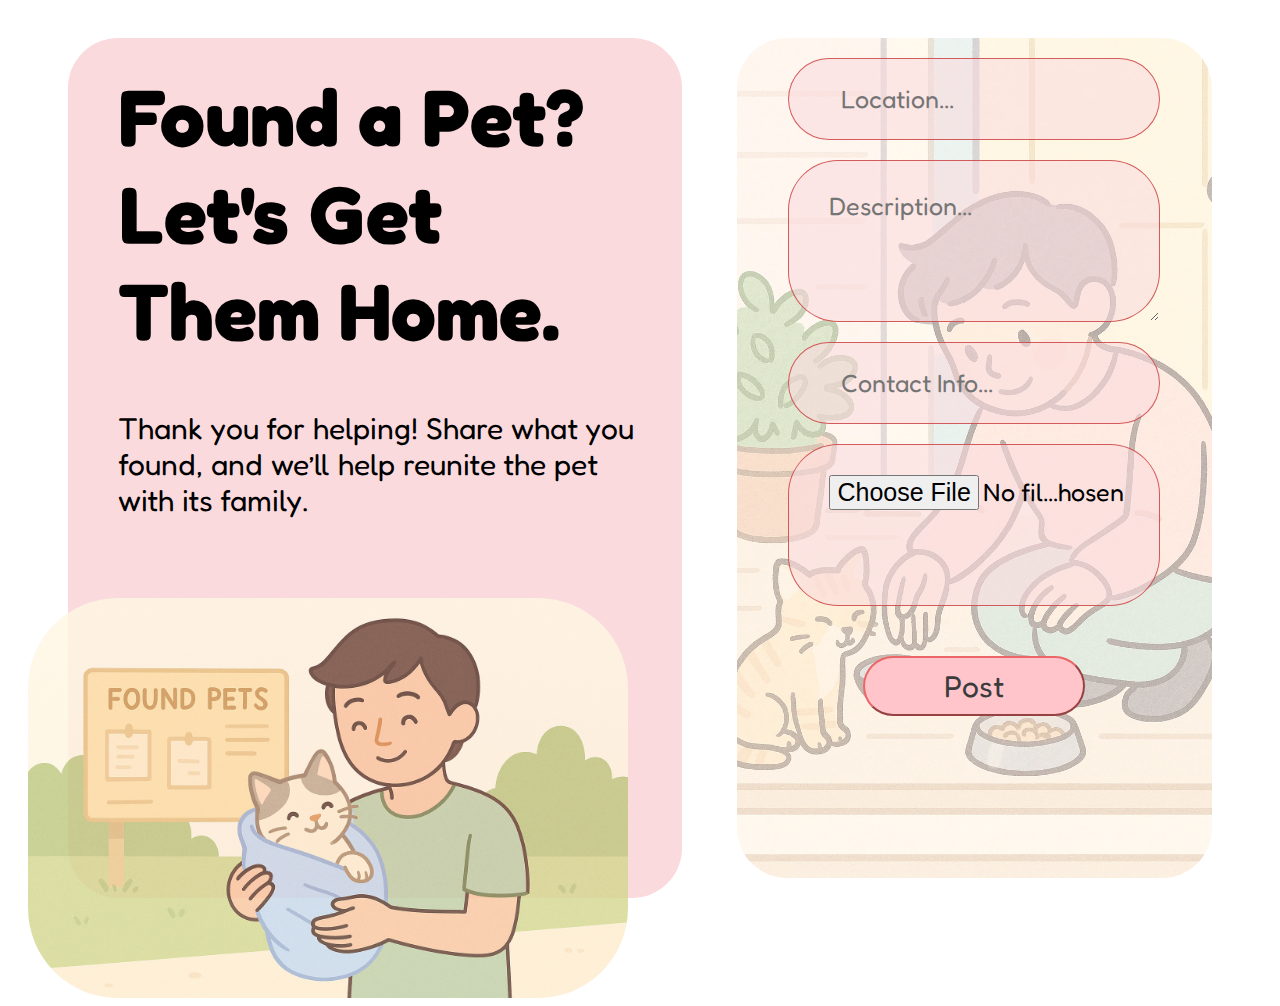
<file: found_pet.html>
<!DOCTYPE html>
<html lang="en">
<head>
    <meta charset="UTF-8">
    <meta name="viewport" content="width=device-width, initial-scale=1.0">
    <title>Found Pet</title>
     <link rel="stylesheet" href="style.css">
    <link rel="stylesheet" href="https://fonts.googleapis.com/css2?family=Fredoka:wght@600&display=swap">
    <link rel="icon" type="image/png" sizes="16x16" href="Images/Favicon.png">
    <script src="script.js"></script>
</head>
<body class="post-body"> 


    <form class="post-form" enctype="multipart/form-data"  >
      <div class="post-big-container">
        <div class="post-text-bg pink-bg">
          <h1>Found a Pet?<br />Let's Get<br />Them Home.</h1>

          <p><br>
            Thank you for helping! Share what you  <br />
            found, and we’ll help reunite the pet <br />
            with its family.
          </p>
        </div>
        <!--POST FORM-->
        <div id="post2-form"  >
            <input name="Location" class="inputs short-inputs pink-bg-inputs" type="text" id="danger-post-contact-info" placeholder="&nbsp; Location...">
            <textarea name="Description" class="inputs long-inputs pink-bg-inputs" id="post-description" placeholder="Description..."></textarea>
            <input name="Contact-info" class="inputs short-inputs pink-bg-inputs" type="text" id="danger-post-contact-info" placeholder="&nbsp; Contact Info...">
            <input name="Pet-img" class="inputs long-inputs pink-bg-inputs" type="file" id="pet-img" accept="image/*">
            <button class="post-button pink-button" type="submit">Post</button>
        </div>

       
      </div>
    </form>

     <!--IMAGE AND NOTE DIV-->

        <div id="found-post-footer">
            <img src="Images/Found_Pet_Page/Found_cat.png" alt="">
            
        </div>
  </body>
</html>
</file>
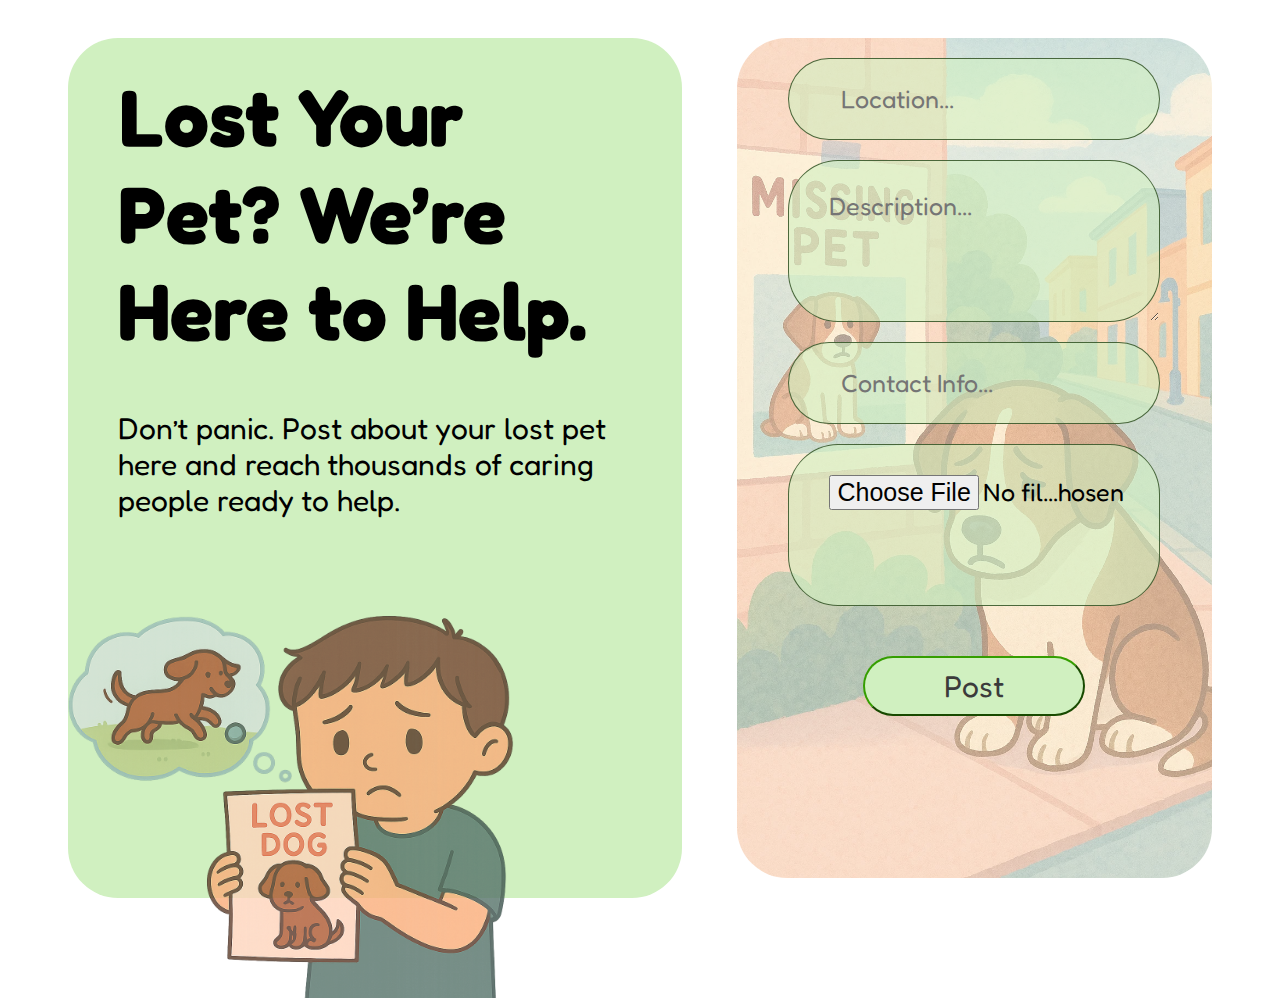
<file: lost_pet.html>
<!DOCTYPE html>
<html lang="en">
<head>
    <meta charset="UTF-8">
    <meta name="viewport" content="width=device-width, initial-scale=1.0">
    <title>Lost Pet</title>
    <link rel="stylesheet" href="style.css" />
    <link
      rel="stylesheet"
      href="https://fonts.googleapis.com/css2?family=Fredoka:wght@600&display=swap"
    />
    <link rel="icon" type="image/png" sizes="16x16" href="Images/Favicon.png" />
    <script src="script.js"></script>
</head>
<body class="post-body"> 


    <form class="post-form" enctype="multipart/form-data"  >
      <div class="post-big-container">
        <div class="post-text-bg green-bg">
          <h1>Lost Your <br />Pet? We’re <br />Here to Help.</h1>

         <p><br>
            Don’t panic. Post about your lost pet   <br />
            here and reach thousands of caring <br />
            people ready to help.
          </p>
        </div>
        <!--POST FORM-->
        <div id="post3-form"  >
            <input name="Location" class="inputs short-inputs green-bg-inputs" type="text" id="danger-post-contact-info" placeholder="&nbsp; Location...">
            <textarea name="Description" class="inputs long-inputs green-bg-inputs" id="post-description" placeholder="Description..."></textarea>
            <input name="Contact-info" class="inputs short-inputs green-bg-inputs" type="text" id="danger-post-contact-info" placeholder="&nbsp; Contact Info...">
            <input name="Pet-img" class="inputs long-inputs green-bg-inputs" type="file" id="pet-img" accept="image/*">
            <button class="post-button green-button" type="submit">Post</button>
        </div>

       
      </div>
    </form>

     <!--IMAGE AND NOTE DIV-->

        <div id="lost-post-footer">
             <img src="Images/Lost_Pet_Page/Lost_Dog.png" alt="">
            
        </div>
  </body>
</html>
</file>
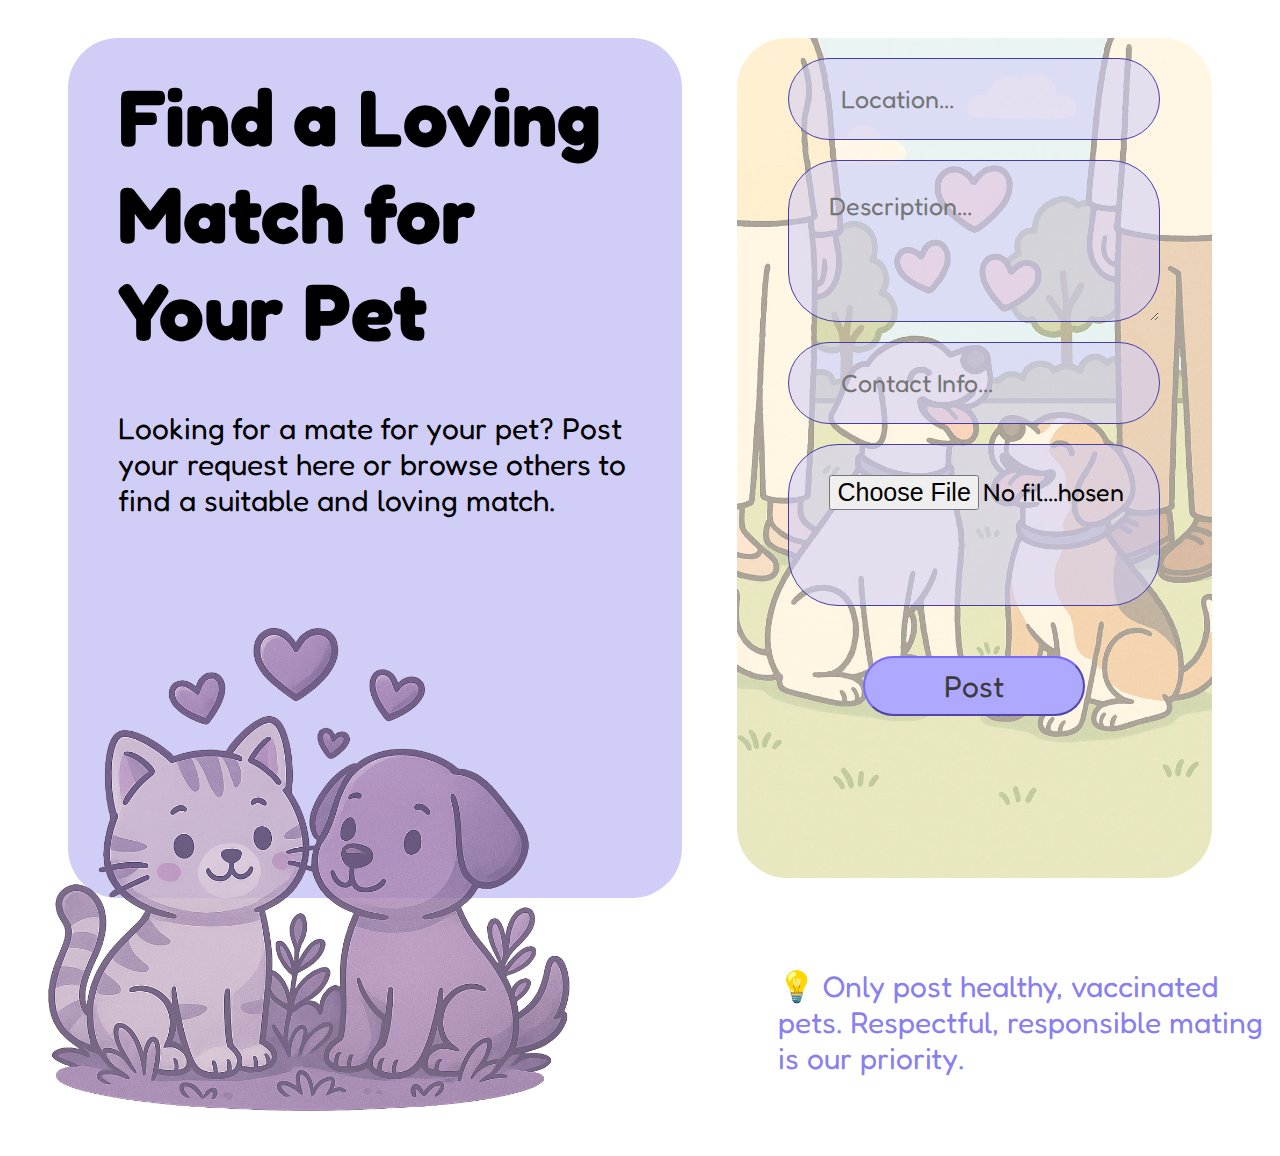
<file: mating.html>
<!DOCTYPE html>
<html lang="en">
<head>
    <meta charset="UTF-8">
    <meta name="viewport" content="width=device-width, initial-scale=1.0">
    <title>Mating</title>
     <link rel="stylesheet" href="style.css" />
    <link
      rel="stylesheet"
      href="https://fonts.googleapis.com/css2?family=Fredoka:wght@600&display=swap"
    />
    <link rel="icon" type="image/png" sizes="16x16" href="Images/Favicon.png" />
    <script src="script.js"></script>
</head>
<body class="post-body"> 


    <form class="post-form" enctype="multipart/form-data"  >
      <div class="post-big-container">
        <div class="post-text-bg purple-bg">
          <h1>Find a Loving  <br />Match for <br />Your Pet</h1>

         <p><br>
            Looking for a mate for your pet? Post   <br />
            your request here or browse others to  <br />
            find a suitable and loving match.
          </p>
        </div>
        <!--POST FORM-->
        <div id="post5-form"  >
            <input name="Location" class="inputs short-inputs purple-bg-inputs" type="text" id="danger-post-contact-info" placeholder="&nbsp; Location...">
            <textarea name="Description" class="inputs long-inputs purple-bg-inputs" id="post-description" placeholder="Description..."></textarea>
            <input name="Contact-info" class="inputs short-inputs purple-bg-inputs" type="text" id="danger-post-contact-info" placeholder="&nbsp; Contact Info...">
            <input name="Pet-img" class="inputs long-inputs purple-bg-inputs" type="file" id="pet-img" accept="image/*">
            <button class="post-button purple-button" type="submit">Post</button>
        </div>

       
      </div>
    </form>

     <!--IMAGE AND NOTE DIV-->

        <div id="mating-post-footer">
             <img src="Images/Mating_Page/Pets_in_Garden.png" alt="">
        <p>💡 Only post healthy, vaccinated pets. Respectful, responsible mating is our priority.</p>    
        </div>
        
  </body>
</html>
</file>
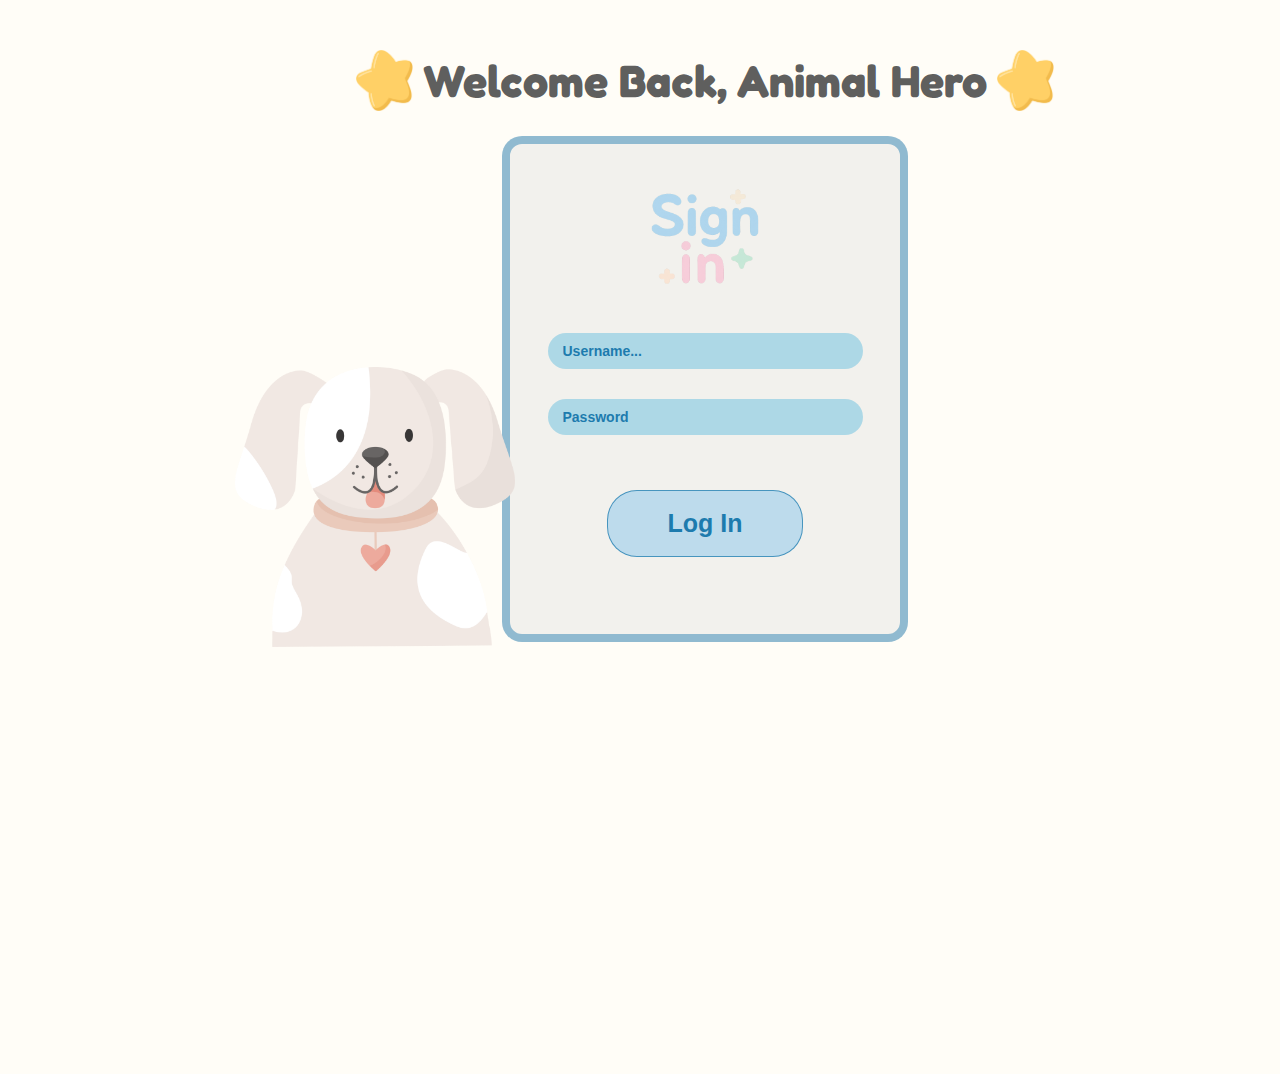
<file: sign_in.html>
<!DOCTYPE html>
<html lang="en">
  <head>
    <meta charset="UTF-8" />
    <meta name="viewport" content="width=device-width, initial-scale=1.0" />
    <title>Sign in</title>
    <link
      rel="stylesheet"
      href="https://fonts.googleapis.com/css2?family=Fredoka:wght@600&display=swap"
    />
    <link rel="icon" type="image/png" sizes="16x16" href="Images/Favicon.png" />

    <script src="script.js"></script>
    <style>
      body {
        font-family: "Fredoka", sans-serif;
        font-weight: bold;
        background-color: #fffdf7;
        text-align: center;
        padding-top: 50px;
        margin: auto;
        width: 1410px;
        height: 1024px;
      }

      .container {
        width: 350px;
        height: 450px;
        margin: auto;
        margin-top: 25px;
        display: flex;
        border: 8px solid #1d7bae75;
        padding: 20px;
        border-radius: 20px;
        background-color: #d9d9d957;
      }

      .login-box input[type="text"],
      .login-box input[type="password"] {
        outline: none;
        width: 90%;
        padding: 10px 15px;
        margin: 15px;
        border: 0px solid #1d7bae63;
        border-radius: 20px;
        font-size: 14px;
        font-weight: bold;
        background-color: #add8e6;
        color: #1d7bae;
        opacity: 1;
        box-sizing: border-box;
      }

      .login-box button {
        margin-top: 40px;
        padding: 18px 60px;
        font-size: 25px;
        font-weight: bold;
        background-color: #aed5ecc6;
        color: #1d7bae;
        border: 1px solid #1d7baebd;
        border-radius: 30px;
        cursor: pointer;
      }

      input::placeholder {
        color: #1d7bae;
        font-weight: bold;
        opacity: 1;
      }

      .star-img {
        width: 57px;
        height: auto;
      }

      .sign-in {
        text-align: center;
        width: 150px;
        height: auto;
        display: inline-block;
      }

      .header-row {
        display: flex;
        align-items: center;
        justify-content: center;
        gap: 10px;
      }

      h1 {
        margin: 0;
        font-size: 45px;
        font-family: "Baloo 2 ", "Fredoka", Arial, sans-serif;
        color: #4f4f4fea;
      }

      .dog-img {
        background-repeat: no-repeat;
        background-position: 10px center;
  
        margin-bottom: 687px;
        height: 280px;
        width: 290px;
        font-size: 16px;
        display: block;
        margin-left: 230px;
        box-sizing: border-box;
        margin-top: -275px;
      }


      /*              MESSAGE             */
      .login-box p {
        color: red;
      }
    </style>
  </head>

  <body>
    <form id="login-form" onsubmit="return validateLogin()">
      <div id="header">
        <div class="header-row">
          <img
            class="star-img"
            src="Images/Sign_In _Sign_Up_Page/cute-yellow-star-sign-in-background.webp"
            alt="star-img"
          />
          <h1>Welcome Back, Animal Hero</h1>
          <img
            class="star-img"
            src="Images/Sign_In _Sign_Up_Page/cute-yellow-star-sign-in-background.webp"
            alt="star-img"
          />
        </div>
      </div>

      <div class="container">
        <div class="login-box">
          <img
            src="Images/Sign_In _Sign_Up_Page/Sign_In.png"
            alt="sign-in"
            class="sign-in"
          />

          <input id="username" type="text" placeholder="Username..." /><br />

          <input id="password" type="password" placeholder="Password" /><br />

          <button type="submit">Log In</button>

          <p id="error-message"></p>
        </div>
      </div>

      <div>
        <img
          src="Images/Sign_In _Sign_Up_Page/dog-img.webp"
          alt="Cute Dog"
          class="dog-img"
        />
      </div>
    </form>
  </body>
</html>
</file>
<file: style.css>
html{
  scroll-behavior: smooth;
  
}


section {
  margin: auto;
  background-color: #fffdf7;
  width: 1440px;
  height: 1024px;
 padding: 20px;
  font-family: "Fredoka", sans-serif;
  color: #4f4f4f;
  margin-bottom: -100px ;
}


#index-body{
  margin: auto;
  background-color: #fffdf7;
  width: 1440px;
  height: 1024px;
  font-family: "Fredoka", sans-serif;
  color: #4f4f4f;
}

div {
  display: flex;
  
}

button{
  cursor: pointer;
}


/**********************************************************************/


#favicon-img {
  width: 115px;
  height: 100px;
  margin-left: 20px;
}

#petties-logo {
  width: 310px;
  height: 95px;
  margin-left: -10px;
  margin-top: 70px;
  margin-bottom: 30px;


}

#logo-container {
  flex-direction: row;
  justify-content: center;
  align-items: center;
  width: 600px;
  
    
  
}

.home-a {
  text-decoration: none;
  color: #4f4f4f;
  height: 28px;
  transition: all 0.3s ease-in-out;
  cursor: pointer;
  
}

#home-links-container {
  font-size: 20px;
  justify-content: center;
  margin-top: 60px;
  margin-left: 20px;
  width: 1400px;
  margin-right: 50px;
  
}

.capitalize {
  text-transform: capitalize;
}

.underline {
  text-decoration: underline;
  
}

#container1 {
  box-shadow: 0 0 25px #fadadd, 0 0 60px #fadadd;
  background-color: #ff9d9d85;
  border-radius: 30px;
  position: fixed;
  width: 1440px; 
  height:100px;
  z-index: 1000;
  margin-left: 20px;
  
}

#container2 {
  flex-direction: row;
  display: flex;/*omit*/
  flex-wrap: wrap; /*“If there isn’t enough space on one line, move the extra items to the next line.”*/
  justify-content: space-between;/*omit*/
  
}

#container2 img{
  margin-top: 70px;
  margin-left: 50px;
 
}


#home-title-text-container {
  clear: both;/*omit*/
  flex-direction: column;
  clear: both;/*omit*/
  float: left;/*omit*/
  width: 872px;
  height: 160px;
  padding: 20px 40px;
}


/*---------------------------------------------------------------------------------------------------------------------*/

#hero-section-container {
  width: 530px;
  height: 730px;
  background-image: url("Images/Home_Page/Hero_Section.webp");
  background-size: 516px 780px;
  background-position: right;
  background-repeat: no-repeat;
  justify-self: right;
  align-items: center;
  clear: both; /*omit*/
  opacity: 0.5;
  flex-direction: column;
  margin-left: -30px;
  transform: scaleX(-1);
  margin-top: -100px;
  
  
}

#home h1 {
  font-size: 50px;
}

#home h3 {
  font-size: 25px;
  margin-top: -20px;
}

#buttons-container{
  margin-top: 100px;
  align-items: center;
  justify-content: space-evenly ;
  width: 500px;
  margin-left: 50px;
}



#buttons-container button{
  
  width: 200px;
  height: 90px ;
  border-radius: 50px;
  background-color: #f18484bd;
  border-color: #df3b3b;
  color: rgb(248, 228, 177);
  font-family: "Fredoka", sans-serif;
  font-size: 25px;
  margin-right: 100px;
  box-shadow: 0 0 25px #fadadd, 0 0 60px #fadadd;
  position: relative;
  overflow: hidden;
  padding: 10px 20px;

}



/**********************************************************************/

#about-us-header {
  
  flex-direction: row;
  height: 200px;
}

#about-us-header h1 {
  padding: 30px 60px 30px 60px;
  font-size: 80px;
  display: flex;
  align-items: center;
}

#paw-in-hands-img {
  width: 200px;
  height: 200px;
  margin-left: 50px;
}

#blue-bg-div {
  width: 1438px;
  height: 620px;
  background-color: #cdedf66c;
  border-radius: 20px;
}

#blue-bg-div p {
  font-size: 22px;
  width: 872px;
  height: 80px;
}

#blue-bg-div h2 {
  font-size: 42px;
  width: 333px;
  margin-top: -20px;
  margin-bottom: -15px;
}

#about-us-text-container {
  padding: 20px 20px 0px 80px;
  flex-direction: column;
  height: 600px;
}

#team-members-div {
  background-color: #b0e5f492;
box-shadow: 0 0 25px #9ceef4, 0 0 60px #fadadd;
  border-radius: 50px;
  display: flex;
  flex-direction: column;
  width: 400px;
  height: 280px;
  align-items: center;
  padding-bottom: 30px;
  margin-top: 100px;
  margin-left: 10px;
}

#team-members-div h3 {
  font-size: 45px;
}
#team-members-div li {
  font-size: 30px;
  text-shadow: 1px;
}


#caring-pets-img {
  border-radius: 175px;
  width: 495px;
  height: 330px;
  display: flex;
  justify-self: flex-end;
  margin-top: -230px;
  margin-right: 10px;
}

#blue-bg-div{
  position: relative;
  z-index: 1;
  
}

#blue-bg-div::before {
  background-image: url("Images/About_Us_Page/Pet_Caring.jpg");
  content: "";
  position: absolute;
  top: 0;
  nav-left: 0;/*omit*/
  width: 100%;
  height: 100%;
  background-position: center;
  background-size: contain;
  background-repeat: no-repeat;
  border-radius: 50px;
  opacity: 0.5;
  z-index: -1;
}
/******************************      ANIMAL IN DANGER       ****************************************/

.post-body {
  display: flex;
  flex-direction: column;
  font-family: 'Fredoka', sans-serif;
  
}
.post-big-container {
  flex-direction: row;
}

.orange-bg{
  background-color: #f7930891;
}
.post-text-bg {
  border-radius: 50px;
  padding: 30px;
  width: 700px;
  height: 800px;
  flex-direction: column;
  margin: 30px 60px;
  margin-right: -5px;
  
}

.post-text-bg h1 {
  font-size: 80px;
  margin: 0px 0px 0px 20px;
  
}

.post-text-bg p {
  font-size: 30px;
  margin: 15px 0px 0px 20px;
  
}

#post1-form{
  border-radius: 50px;
  padding: 30px;
  width: 500px;
  height: 700px;
  flex-direction: column;
  align-items: center;
  margin: 30px 60px;
  position: relative;
  z-index: 1;
  padding: 20px;
}

#post1-form::before {
  background-image: url("Images/Animal_in_Danger_Page/Dod_in_Danger2.png");
  content: "";
  position: absolute;
  top: 0;
  left: 0;
  width: 100%;
  height: 100%;
  background-position: center;
  background-size: cover;
  background-repeat: repeat;
  border-radius: 50px;
  opacity: 0.5;
  z-index: -1;
}

.orange-bg-inputs{
  background-color: #ffe5b4a9;
  border: 1px solid #5c3602;
}
.inputs {
  border-radius: 50px;
  font-size: 20px;
  width: 300px;
  padding: 30px;
  font-family: "Fredoka", sans-serif;
  font-size: 25px;
  padding-left: 40px;
  margin-bottom: 20px;
  
}

/*IMAGE BUTTON*/


.short-inputs {
  height: 20px;
}
.long-inputs {
  height: 100px;
}
.orange-button{
  background-color: #fd940092;
  border-color: #b56a00;
}
.post-button {
  width: 222px;
  height: 60px;
  border-radius: 75px;
  font-size: 30px;
  font-family: "Fredoka", sans-serif;
  color: #3b3b3b;
  margin-top: 30px;
  transition: all 0.3s ease-in-out;
}

.post-button:hover{
font-size: 35px;
width: 230px;
  height: 65px;
}

.post-button:active{
font-size: 35px;
width: 230px;
  height: 65px;
  background-color: #535658c5;
}

#danger-post-footer {
  flex-direction: row;
  margin-top: -360px;
}

#danger-post-footer img {
  width: 430px;
  height: 450px;
}

#danger-post-footer p {
  color: rgb(179, 2, 2);
  font-size: 30px;
  width: 750px;
  display: flex;
  
  height: 100px;
  margin: 370px 5px 5px 200px ;
}
#danger-post-footer a {
  margin-left: -30px;
}

/*******************************      FOUND PET        ***************************************/

#post2-form{
  border-radius: 50px;
  padding: 30px;
  width: 550px;
  height: 800px;
  flex-direction: column;
  align-items: center;
  margin: 30px 60px;
  position: relative;
  z-index: 1;
  padding: 20px;
}

#post2-form::before {
  background-image: url("Images/Found_Pet_Page/Feeding_Cat.webp");
  content: "";
  position: absolute;
  top: 0;
  nav-left: 0;
  width: 100%;
  height: 100%;
  background-position: center;
  background-size: cover;
  background-repeat: repeat;
  border-radius: 50px;
  opacity: 0.5;
  z-index: -1;
}





.pink-bg{
  background-color: #FADADD;
}
.pink-bg-inputs{
  background-color: #fadadd8f;
  border: 1px solid #ca3c3cd1;
}

.pink-button{
  background-color: #FFC5CB;
  border-color: #EB6767;
}


#found-post-footer {
  flex-direction: row;
  margin-top: -330px;
}


#found-post-footer img {
  width: 600px;
  height: 400px;
  border-radius: 90px;
  margin-left: 20px;
  opacity: 0.8;
}
/****************************      LOST PET      ******************************************/

#post3-form{
  border-radius: 50px;
  padding: 30px;
  width: 550px;
  height: 800px;
  flex-direction: column;
  align-items: center;
  margin: 30px 60px;
  position: relative;
  z-index: 1;
  padding: 20px;
}

#post3-form::before {
  background-image: url("Images/Lost_Pet_Page/Missing_Pet.webp");
  content: "";
  position: absolute;
  top: 0;
  nav-left: 0;
  width: 100%;
  height: 100%;
  background-position: center;
  background-size: cover;
  background-repeat: repeat;
  border-radius: 50px;
  opacity: 0.5;
  z-index: -1;
}





.green-bg{
  background-color: #D0F0C0;
}
.green-bg-inputs{
  background-color: #d0f0c097;
  border: 1px solid #2a491cd1;
}

.green-button{
  background-color: #D0F0C0;
  border-color: #359E00;
}


#lost-post-footer {
  flex-direction: row;
  margin-top: -330px;
}


#lost-post-footer img {
  width: 600px;
  height: 400px;
  border-radius: 90px;
  margin-left: 20px;
  opacity: 0.8;
}
/******************************       ADOPTION      ****************************************/

#post4-form{
  border-radius: 50px;
  padding: 30px;
  width: 550px;
  height: 800px;
  flex-direction: column;
  align-items: center;
  margin: 30px 60px;
  position: relative;
  z-index: 1;
  padding: 20px;
}

#post4-form::before {
  background-image: url("Images/Adoption_Page/Adopt_Me.webp");
  content: "";
  position: absolute;
  top: 0;
  nav-left: 0;
  width: 100%;
  height: 100%;
  background-position: center;
  background-size: cover;
  background-repeat: repeat;
  border-radius: 50px;
  opacity: 0.5;
  z-index: -1;
}





.blue-bg{
  background-color: #CDEDF6;
}
.blue-bg-inputs{
  background-color: #cdedf689;
  border: 1px solid #1c3f49d1;
}

.blue-button{
  background-color: #A0E8FC;
  border-color: #1D7BAE;
}


#adoption-post-footer {
  flex-direction: row;
  margin-top: -330px;
}


#adoption-post-footer img {
  width: 600px;
  height: 400px;
  border-radius: 90px;
  margin-left: 20px;
  opacity: 0.8;
}

/******************************    MATING     ****************************************/

#post5-form{
  border-radius: 50px;
  padding: 30px;
  width: 550px;
  height: 800px;
  flex-direction: column;
  align-items: center;
  margin: 30px 60px;
  position: relative;
  z-index: 1;
  padding: 20px;
}

#post5-form::before {
  background-image: url("Images/Mating_Page/Joyful_Dogs.webp");
  content: "";
  position: absolute;
  top: 0;
  nav-left: 0;
  width: 100%;
  height: 100%;
  background-position: center;
  background-size: cover;
  background-repeat: repeat;
  border-radius: 50px;
  opacity: 0.5;
  z-index: -1;
}





.purple-bg{
  background-color: #D0CDF6;
}
.purple-bg-inputs{
  background-color: #d0cdf693;
  border: 1px solid #473EA5;
}

.purple-button{
  background-color: #AFA8FF;
  border-color: #766AFC;
}


#mating-post-footer {
  flex-direction: row;
  margin-top: -330px;
}


#mating-post-footer img {
  width: 600px;
  height: 550px;
  border-radius: 90px;
  margin-left: 20px;
  opacity: 0.8;
}

#mating-post-footer p {
  color: #897FEE;
  font-size: 30px;
  width: 750px;
  display: flex;
  height: 100px;
  margin: 370px 5px 5px 200px ;
}

/*******************************  SERVICES    ***************************************/

#services{
  flex-direction: column;
  align-items: center;
  position: relative;
  z-index: 1;
  
}

#services::before {
  background-image: url("Images/Services/services_background_img.webp");
  content: "";
  position: absolute;
  top: 0;
  left: 0;
  width: 1440px;
  height: 1024px;
  background-position: center;
  background-size: cover;
  background-repeat: no-repeat;
  opacity: 0.5;
  z-index: -1;
}
#services-container{
  width: 1440px;
  height: 1024px;
  flex-direction: column;
  
}
#services-title-container{
margin-top: 150px;
width: 650px;
margin-left: 90px;
}
#services-title-container h1{
  margin: 70px;
  font-size: 70px;
}

#round-container{
  margin-left: 520px;
  margin-top: -260px;
   box-shadow: 0 0 60px rgba(0, 0, 0, 0.3); 
  border-radius: 20px; 
  background-color: #ffe642ae;
  padding: 25px;
  border-radius: 1200px;
  width: 600px;
  height: 580px;
  flex-direction: column;
  align-items: center;
  justify-content: center;
}



/*     for services page         */
#icons-container1 {
  justify-content: space-evenly;
  align-items: center;
  margin-bottom: 20px;
}
#icons-container2 {
  justify-content: space-between;
  align-items: center;
  margin-bottom: 30px;
}

#icons-container2 img{
  margin-right: 100px;
  margin-left: 100px;
  
}

#icons-container2 h1{
  
  font-size: 50px;
  text-shadow: 2px 2px 4px rgba(0, 0, 0, 0.4);
}
#icons-container3 {
  justify-content: space-evenly;
  align-items: center;
  margin-bottom: 30px;
}

#icons-container3 img{
  margin-right: 50px;
  margin-left: 60px;
}

.icons {
  width: 138px;
  height: 140px;
  transition: all 0.5s ease-in-out;
}

.icons:hover{
   box-shadow: 0 0 60px rgba(39, 38, 38, 0.3); 
   border-radius: 120px;
   width: 160px;
  height: 160px;
}

.icons:active{
  background-color: #a362076f;
}
/******************************    ANIMATION      ****************************************/

 
/*                                  HOME                           */

#home-links-container a:hover{
background-color: #fdfafb32;
border-radius: 50px;
box-shadow: 0 0 25px #f2031b59, 0 0 60px #fadadd;
font-size: 110%;
text-align: center;
}


#buttons-container button::before {
  content: '';
  position: absolute;
  top: 0; left: -100%;
  width: 100%;
  height: 100%;
  background: linear-gradient(120deg, transparent, rgba(255,255,255,0.4), transparent);
  /*
  
It creates a diagonal highlight effect across the background using a transparent-white-transparent gradient.

linear-gradient(...)
Tells the browser to create a smooth transition between multiple colors in a straight line.

120deg
This is the angle of the gradient.

0deg goes from top to bottom.

90deg goes left to right.

120deg creates a diagonal gradient from bottom-left to top-right.

transparent
The starting and ending color of the gradient — fully transparent.

rgba(255, 255, 255, 0.4)

rgba stands for Red, Green, Blue, Alpha.

255,255,255 = white.

0.4 = 40% opacity → semi-transparent white in the middle.
  
  */
  transition: all 0.5s;
}

#buttons-container button:hover::before {
left: 100%;
}

#buttons-container button:active{
  background-color: rgb(255, 215, 215);
  transform: translateY(4px); /*moving down 4px*/
}



/*                       WHO WE ARE    (modal)                                   */

#story-read-more-btn{
  background-color: rgba(255, 255, 255, 0);
  border: 0px;
  font-family: "Fredoka", sans-serif;
  text-decoration: underline;
  font-size: large;
  color: #473EA5;
  transition: all 0.5s ease-in-out;
  
}
#story-read-more-btn:hover{
  font-size:20px ;
}

.modal{
  display: none;
  position: fixed;
  z-index: 1000;
  left: 0;
  top:0;
  width: 100%;
  height: 100%;
  overflow: auto;  /*If the content inside the modal is too big, this will allow scrolling inside the modal.*/
  background-color: #3838387e;
  border: 1px solid #eb0606;
}


.modal-contant{
  background-color: #fffdf7;
  margin: 10% auto; /*auto horizontally centers the modal.*/
  padding: 20px;
  border-radius: 20px;
  width: 80%;
  max-width: 600px;
  box-shadow: 0 5px 15px rgba(0, 0, 0, 0.3);
    font-family: "Fredoka", sans-serif;
    flex-direction: column;
    padding-left: 30px;
    
}

.close{
  color: #4f4f4f;
  float: right; /*omit*/
  font-size: 28px;
  
  
}

.close:hover{
  cursor: pointer;
}
</file>
